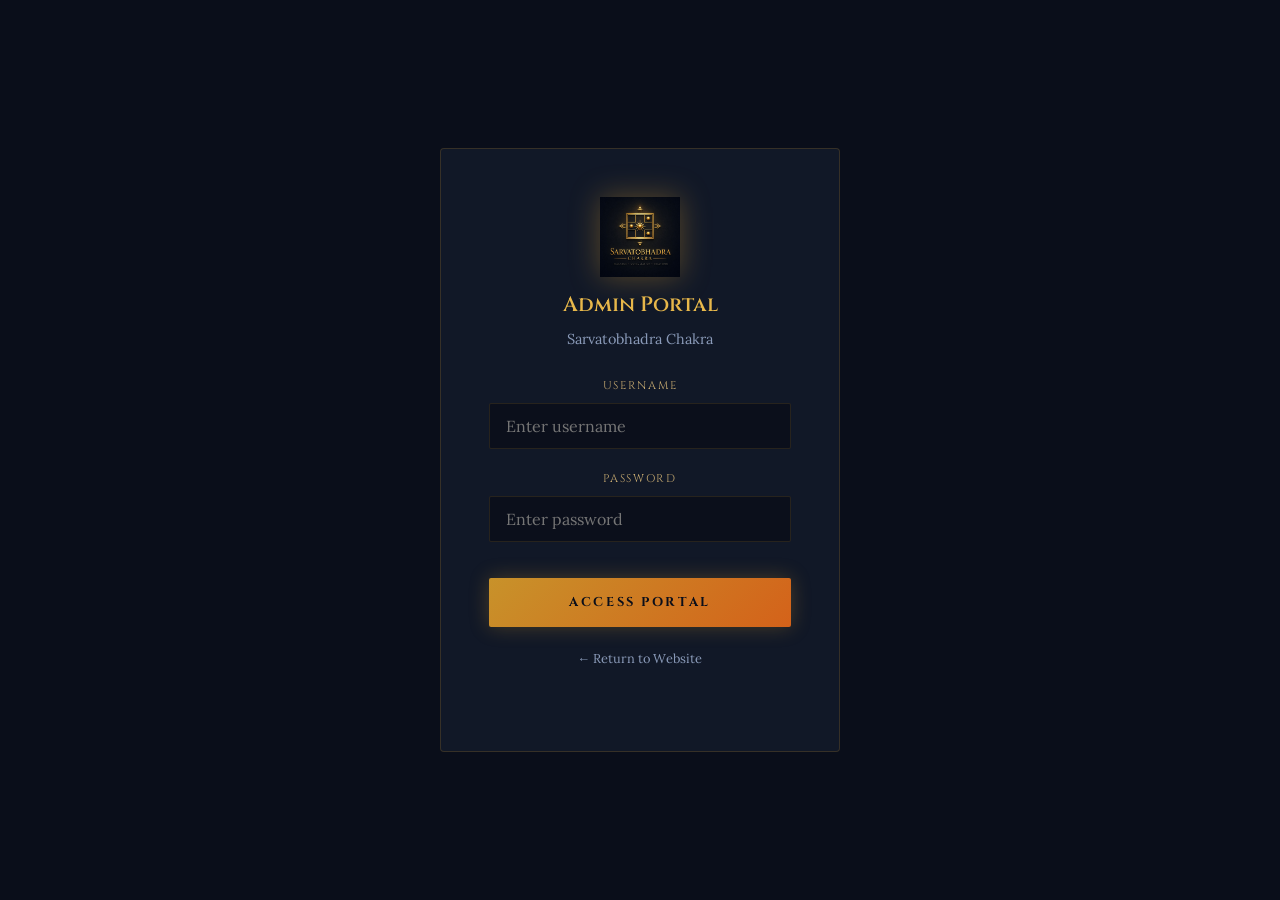
<file: admin.html>
<!DOCTYPE html>
<html lang="en">
<head>
  <meta charset="UTF-8">
  <meta name="viewport" content="width=device-width, initial-scale=1.0">
  <title>Admin | Sarvatobhadra Chakra</title>
  <meta name="robots" content="noindex, nofollow">
  <link rel="stylesheet" href="css/style.css">
  <link rel="icon" type="image/png" href="images/SBC_Logo.png">
</head>
<body>

<div id="login-screen" style="display:flex;align-items:center;justify-content:center;min-height:100vh">
  <div class="login-box">
    <img src="images/SBC_Logo.png" alt="SBC Logo" style="width:80px;margin:0 auto 16px;display:block">
    <h2>Admin Portal</h2>
    <p style="text-align:center;color:var(--text-muted);margin-bottom:24px">Sarvatobhadra Chakra</p>
    <div class="form-group">
      <label>Username</label>
      <input type="text" id="admin-user" placeholder="Enter username" autocomplete="off">
    </div>
    <div class="form-group">
      <label>Password</label>
      <input type="password" id="admin-pass" placeholder="Enter password">
    </div>
    <div id="login-error" class="login-error"></div>
    <button class="form-submit" onclick="doAdminLogin()" style="margin-top:16px;width:100%">Access Portal</button>
    <p style="margin-top:20px;font-size:0.8rem;color:var(--text-muted);text-align:center">
      <a href="index.html" style="color:var(--text-muted)">← Return to Website</a>
    </p>
  </div>
</div>

<div id="admin-portal" style="display:none">
  <div class="admin-header">
    <h1>🔯 SBC Admin Portal</h1>
    <div class="admin-header-right">
      <button class="admin-logout" onclick="window.location.href='index.html'">← Exit to Site</button>
    </div>
  </div>
  <div class="admin-layout">
    <aside class="admin-sidebar">
      <div class="admin-nav-item active" data-section="dashboard" onclick="switchSection('dashboard')"><span class="nav-icon">📊</span> Dashboard</div>
      <div class="admin-nav-item" data-section="articles" onclick="switchSection('articles')"><span class="nav-icon">📜</span> Articles</div>
      <div class="admin-nav-item" data-section="add-article" onclick="switchSection('add-article')"><span class="nav-icon">✍️</span> Add Article</div>
      <div class="admin-nav-item" data-section="edit-article" id="nav-edit-article" style="display:none" onclick="switchSection('edit-article')"><span class="nav-icon">✏️</span> Edit Article</div>
      <div class="admin-nav-item" data-section="videos" onclick="switchSection('videos')"><span class="nav-icon">🎬</span> Videos</div>
      <div class="admin-nav-item" data-section="add-video" onclick="switchSection('add-video')"><span class="nav-icon">➕</span> Add Video</div>
      <div class="admin-nav-item" data-section="bookings" onclick="switchSection('bookings')"><span class="nav-icon">📅</span> Bookings</div>
    </aside>
    <main class="admin-content">

      <div class="admin-panel active" id="panel-dashboard">
        <h2>Dashboard</h2>
        <div class="admin-stats">
          <div class="stat-card"><span class="stat-number" id="stat-articles">—</span><span class="stat-label">Published Articles</span></div>
          <div class="stat-card"><span class="stat-number" id="stat-videos">—</span><span class="stat-label">Published Videos</span></div>
          <div class="stat-card"><span class="stat-number" id="stat-bookings">0</span><span class="stat-label">Total Bookings</span></div>
          <div class="stat-card"><span class="stat-number" id="stat-pending">0</span><span class="stat-label">Pending</span></div>
        </div>
      </div>

      <div class="admin-panel" id="panel-articles">
        <h2>Manage Articles</h2>
        <div class="admin-card" style="overflow-x:auto">
          <table class="admin-table">
            <thead><tr><th>Title</th><th>Category</th><th>Published</th><th>Updated</th><th>Status</th><th>Actions</th></tr></thead>
            <tbody id="articles-tbody"><tr><td colspan="6" style="text-align:center;padding:24px;color:var(--text-muted)">Loading...</td></tr></tbody>
          </table>
        </div>
      </div>

      <div class="admin-panel" id="panel-add-article">
        <h2>Add New Article</h2>
        <div class="admin-card">
          <div class="admin-form-row" style="margin-bottom:20px">
            <div class="form-group" style="margin:0">
              <label>Title *</label>
              <input type="text" id="new-article-title" placeholder="Article title">
            </div>
            <div class="form-group" style="margin:0">
              <label>Category *</label>
              <select id="new-article-category">
                <option value="Learn SBC">🔯 Learn SBC</option>
                <option value="Life Applications">🌿 Life Applications</option>
                <option value="Case Studies">👑 Case Studies</option>
              </select>
            </div>
          </div>
          <div class="form-group">
            <label>Tags (comma separated)</label>
            <input type="text" id="new-article-tags" placeholder="e.g. Vedha, Moon, Nakshatra">
          </div>
          <div class="form-group">
            <label>Content *</label>
            <textarea id="new-article-content" style="min-height:320px" placeholder="## H2 heading&#10;### H3 heading&#10;**Bold** *Italic*&#10;[article:slug|Internal link]"></textarea>
          </div>
          <button class="btn-primary" onclick="adminAddArticle()"><span>💾 Save as Draft</span></button>
        </div>
      </div>

      <div class="admin-panel" id="panel-edit-article">
        <h2>Edit Article</h2>
        <div class="admin-card">
          <input type="hidden" id="edit-article-id">
          <div class="admin-form-row" style="margin-bottom:20px">
            <div class="form-group" style="margin:0">
              <label>Title *</label>
              <input type="text" id="edit-article-title">
            </div>
            <div class="form-group" style="margin:0">
              <label>Category *</label>
              <select id="edit-article-category">
                <option value="Learn SBC">🔯 Learn SBC</option>
                <option value="Life Applications">🌿 Life Applications</option>
                <option value="Case Studies">👑 Case Studies</option>
              </select>
            </div>
          </div>
          <div class="form-group">
            <label>Tags</label>
            <input type="text" id="edit-article-tags">
          </div>
          <div class="form-group">
            <label>Content *</label>
            <textarea id="edit-article-content" style="min-height:400px"></textarea>
          </div>
          <div style="display:flex;gap:12px;flex-wrap:wrap">
            <button class="btn-primary" onclick="adminSaveEdit('draft')"><span>💾 Save as Draft</span></button>
            <button class="btn-primary" onclick="adminSaveEdit('published')" style="background:linear-gradient(135deg,#4A9B6F,#2D7A52)"><span>🚀 Save & Publish</span></button>
            <button class="btn-secondary" onclick="switchSection('articles')" style="padding:12px 20px">Cancel</button>
          </div>
        </div>
      </div>

      <div class="admin-panel" id="panel-videos">
        <h2>Manage Videos</h2>
        <div class="admin-card" style="overflow-x:auto">
          <table class="admin-table">
            <thead><tr><th>Title</th><th>YouTube ID</th><th>Type</th><th>Duration</th><th>Status</th><th>Actions</th></tr></thead>
            <tbody id="videos-tbody"><tr><td colspan="6" style="text-align:center;padding:24px;color:var(--text-muted)">Loading...</td></tr></tbody>
          </table>
        </div>
      </div>

      <div class="admin-panel" id="panel-add-video">
        <h2>Add YouTube Video</h2>
        <div class="admin-card">
          <div class="admin-form-row" style="margin-bottom:20px">
            <div class="form-group" style="margin:0">
              <label>Title *</label>
              <input type="text" id="new-video-title" placeholder="Video title">
            </div>
            <div class="form-group" style="margin:0">
              <label>YouTube URL or ID *</label>
              <input type="text" id="new-video-id" placeholder="Paste full URL or video ID">
            </div>
          </div>
          <div class="admin-form-row" style="margin-bottom:20px">
            <div class="form-group" style="margin:0">
              <label>Duration</label>
              <input type="text" id="new-video-duration" placeholder="e.g. 32:15 or 0:45">
            </div>
            <div class="form-group" style="margin:0">
              <label>Type</label>
              <select id="new-video-type">
                <option value="regular">📹 Regular Video</option>
                <option value="short">📱 YouTube Short</option>
              </select>
            </div>
          </div>
          <button class="btn-primary" onclick="adminAddVideo()"><span>🎬 Save Video</span></button>
        </div>
      </div>

      <div class="admin-panel" id="panel-bookings">
        <h2>Consultation Bookings</h2>
        <div class="admin-card" style="overflow-x:auto">
          <table class="admin-table">
            <thead><tr><th>Name</th><th>Service</th><th>Date</th><th>Location</th><th>Status</th><th>Action</th></tr></thead>
            <tbody id="bookings-tbody"><tr><td colspan="6" style="text-align:center;padding:24px;color:var(--text-muted)">No bookings yet.</td></tr></tbody>
          </table>
        </div>
      </div>

    </main>
  </div>
</div>

<div id="admin-toast" style="position:fixed;bottom:24px;right:24px;background:var(--navy-card);border:1px solid rgba(200,146,42,0.3);padding:14px 20px;border-radius:4px;font-family:var(--font-heading);font-size:0.82rem;color:var(--gold-light);display:none;z-index:9999;max-width:320px"></div>

<script src="js/data.js"></script>
<script>
const API = 'https://api.sarvatobhadrachakra.org';

function doAdminLogin() {
  const user = document.getElementById('admin-user').value;
  const pass = document.getElementById('admin-pass').value;
  const err  = document.getElementById('login-error');
  if (user === 'admin' && pass === 'sbc2025') {
    document.getElementById('login-screen').style.display = 'none';
    document.getElementById('admin-portal').style.display = 'block';
    loadDashboard(); loadArticles(); loadVideos();
  } else {
    err.style.display = 'block';
    err.textContent = 'Invalid credentials.';
  }
}

document.addEventListener('keydown', e => {
  if (e.key === 'Enter') doAdminLogin();
});

function switchSection(section) {
  document.querySelectorAll('.admin-nav-item').forEach(i => i.classList.toggle('active', i.dataset.section === section));
  document.querySelectorAll('.admin-panel').forEach(p => p.classList.toggle('active', p.id === 'panel-' + section));
}

function toast(msg) {
  const t = document.getElementById('admin-toast');
  t.textContent = msg;
  t.style.display = 'block';
  setTimeout(() => t.style.display = 'none', 3000);
}

async function loadDashboard() {
  try {
    const [ar, vi] = await Promise.all([
      fetch(API + '/api/admin/articles').then(r => r.json()),
      fetch(API + '/api/admin/videos').then(r => r.json())
    ]);
    document.getElementById('stat-articles').textContent = ar.data.filter(a => a.status === 'published').length;
    document.getElementById('stat-videos').textContent   = vi.data.filter(v => v.status === 'published').length;
  } catch(e) {}
}

async function loadArticles() {
  const tbody = document.getElementById('articles-tbody');
  try {
    const json = await fetch(API + '/api/admin/articles').then(r => r.json());
    if (!json.data.length) { tbody.innerHTML = '<tr><td colspan="6" style="text-align:center;padding:24px;color:var(--text-muted)">No articles yet.</td></tr>'; return; }
    const fmt = d => d ? new Date(d).toLocaleDateString('en-GB', {day:'numeric',month:'short',year:'numeric'}) : '—';
    tbody.innerHTML = json.data.map(a => `
      <tr>
        <td>${a.title}</td><td>${a.category}</td>
        <td>${fmt(a.created_at)}</td>
        <td>${a.updated_at !== a.created_at ? fmt(a.updated_at) : '—'}</td>
        <td><span class="badge badge-${a.status}">${a.status}</span></td>
        <td>
          <button class="btn-sm btn-edit" onclick="editArticle(${a.id})">Edit</button>
          <button class="btn-sm btn-edit" onclick="toggleArticle(${a.id})">${a.status==='published'?'Unpublish':'Publish'}</button>
          <button class="btn-sm btn-delete" onclick="deleteArticle(${a.id})">Delete</button>
        </td>
      </tr>`).join('');
  } catch(e) { tbody.innerHTML = '<tr><td colspan="6" style="color:#f87171;text-align:center;padding:24px">Could not load articles.</td></tr>'; }
}

async function adminAddArticle() {
  const title    = document.getElementById('new-article-title').value.trim();
  const category = document.getElementById('new-article-category').value;
  const content  = document.getElementById('new-article-content').value.trim();
  const tags     = document.getElementById('new-article-tags').value.trim();
  if (!title || !content) { alert('Title and content required.'); return; }
  try {
    const json = await fetch(API + '/api/admin/articles', {
      method:'POST', headers:{'Content-Type':'application/json'},
      body: JSON.stringify({title, category, content, tags, status:'draft'})
    }).then(r => r.json());
    if (!json.success) throw new Error(json.error);
    document.getElementById('new-article-title').value = '';
    document.getElementById('new-article-content').value = '';
    document.getElementById('new-article-tags').value = '';
    await loadArticles(); loadDashboard();
    switchSection('articles');
    toast('✅ Article saved as draft!');
  } catch(e) { toast('❌ Error: ' + e.message); }
}

async function editArticle(id) {
  try {
    const json = await fetch(API + '/api/articles/' + id).then(r => r.json());
    const a = json.data;
    document.getElementById('edit-article-id').value       = a.id;
    document.getElementById('edit-article-title').value    = a.title;
    document.getElementById('edit-article-category').value = a.category;
    document.getElementById('edit-article-tags').value     = a.tags || '';
    document.getElementById('edit-article-content').value  = a.content;
    document.getElementById('nav-edit-article').style.display = 'flex';
    switchSection('edit-article');
  } catch(e) { toast('❌ Could not load article.'); }
}

async function adminSaveEdit(status) {
  const id       = document.getElementById('edit-article-id').value;
  const title    = document.getElementById('edit-article-title').value.trim();
  const category = document.getElementById('edit-article-category').value;
  const tags     = document.getElementById('edit-article-tags').value.trim();
  const content  = document.getElementById('edit-article-content').value.trim();
  if (!title || !content) { alert('Title and content required.'); return; }
  try {
    const json = await fetch(API + '/api/admin/articles/' + id, {
      method:'PUT', headers:{'Content-Type':'application/json'},
      body: JSON.stringify({title, category, content, tags, status})
    }).then(r => r.json());
    if (!json.success) throw new Error(json.error);
    document.getElementById('nav-edit-article').style.display = 'none';
    await loadArticles(); loadDashboard();
    switchSection('articles');
    toast('✅ Article ' + (status==='published' ? 'published!' : 'saved as draft!'));
  } catch(e) { toast('❌ Error: ' + e.message); }
}

async function toggleArticle(id) {
  try {
    await fetch(API + '/api/admin/articles/' + id + '/toggle', {method:'PATCH'});
    await loadArticles(); loadDashboard();
    toast('✅ Status updated!');
  } catch(e) { toast('❌ Error.'); }
}

async function deleteArticle(id) {
  if (!confirm('Delete this article?')) return;
  try {
    await fetch(API + '/api/admin/articles/' + id, {method:'DELETE'});
    await loadArticles(); loadDashboard();
    toast('🗑️ Article deleted.');
  } catch(e) { toast('❌ Error.'); }
}

async function loadVideos() {
  const tbody = document.getElementById('videos-tbody');
  try {
    const json = await fetch(API + '/api/admin/videos').then(r => r.json());
    if (!json.data.length) { tbody.innerHTML = '<tr><td colspan="6" style="text-align:center;padding:24px;color:var(--text-muted)">No videos yet.</td></tr>'; return; }
    tbody.innerHTML = json.data.map(v => `
      <tr>
        <td>${v.title}</td>
        <td><a href="https://youtube.com/watch?v=${v.youtube_id}" target="_blank" style="color:var(--gold-primary)">${v.youtube_id}</a></td>
        <td>${v.video_type||'regular'}</td>
        <td>${v.duration||'—'}</td>
        <td><span class="badge badge-${v.status}">${v.status}</span></td>
        <td>
          <button class="btn-sm btn-edit" onclick="toggleVideo(${v.id})">${v.status==='published'?'Unpublish':'Publish'}</button>
          <button class="btn-sm btn-delete" onclick="deleteVideo(${v.id})">Delete</button>
        </td>
      </tr>`).join('');
  } catch(e) { tbody.innerHTML = '<tr><td colspan="6" style="color:#f87171;text-align:center;padding:24px">Could not load videos.</td></tr>'; }
}

async function adminAddVideo() {
  const title    = document.getElementById('new-video-title').value.trim();
  const rawId    = document.getElementById('new-video-id').value.trim();
  const duration = document.getElementById('new-video-duration').value.trim();
  const type     = document.getElementById('new-video-type').value;
  if (!title || !rawId) { alert('Title and YouTube ID required.'); return; }
  let ytId = rawId;
  const w = rawId.match(/[?&]v=([^&]+)/);
  const s = rawId.match(/shorts\/([^?&\s]+)/);
  const b = rawId.match(/youtu\.be\/([^?&\s]+)/);
  if (w) ytId = w[1]; else if (s) ytId = s[1]; else if (b) ytId = b[1];
  try {
    const json = await fetch(API + '/api/admin/videos', {
      method:'POST', headers:{'Content-Type':'application/json'},
      body: JSON.stringify({title, youtube_id:ytId.trim(), duration, category:'Learn SBC', description: type==='short'?'#shorts':'', video_type:type, status:'draft'})
    }).then(r => r.json());
    if (!json.success) throw new Error(json.error);
    document.getElementById('new-video-title').value = '';
    document.getElementById('new-video-id').value = '';
    document.getElementById('new-video-duration').value = '';
    await loadVideos(); loadDashboard();
    switchSection('videos');
    toast('✅ Video saved as draft!');
  } catch(e) { toast('❌ Error: ' + e.message); }
}

async function toggleVideo(id) {
  try {
    await fetch(API + '/api/admin/videos/' + id + '/toggle', {method:'PATCH'});
    await loadVideos(); loadDashboard();
    toast('✅ Status updated!');
  } catch(e) { toast('❌ Error.'); }
}

async function deleteVideo(id) {
  if (!confirm('Delete this video?')) return;
  try {
    await fetch(API + '/api/admin/videos/' + id, {method:'DELETE'});
    await loadVideos(); loadDashboard();
    toast('🗑️ Video deleted.');
  } catch(e) { toast('❌ Error.'); }
}
</script>
</body>
</html>
</file>
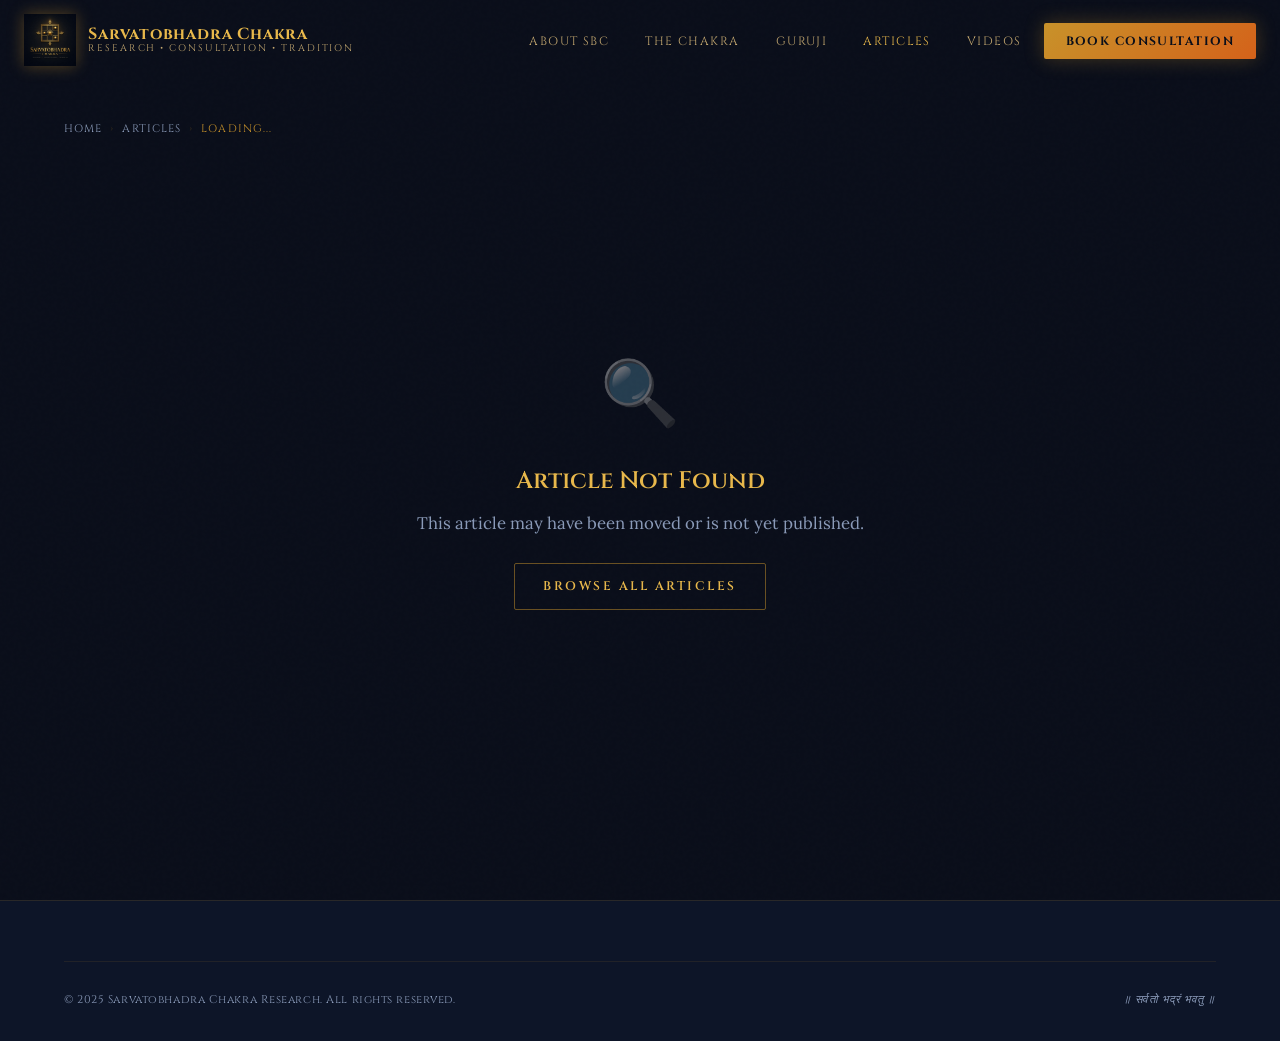
<file: article.html>
<!DOCTYPE html>
<html lang="en">
<head>
  <meta charset="UTF-8">
  <meta name="viewport" content="width=device-width, initial-scale=1.0">
  <title id="page-title">Article | Sarvatobhadra Chakra</title>
  <meta name="description" id="page-desc" content="Read this article on the Sarvatobhadra Chakra by Guruji.">
  <meta property="og:title" id="og-title" content="Article | Sarvatobhadra Chakra">
  <meta property="og:description" id="og-desc" content="">
  <meta property="og:image" content="images/SBC_Logo.png">
  <meta property="og:type" content="article">
  <meta name="twitter:card" content="summary_large_image">
  <link rel="stylesheet" href="css/style.css">
  <link rel="icon" type="image/png" href="images/SBC_Logo.png">
  <style>
    .article-page { background: var(--navy-deep); min-height: 100vh; padding-bottom: 100px; }

    /* Breadcrumb */
    .breadcrumb {
      padding: 120px 0 0;
      display: flex;
      align-items: center;
      gap: 8px;
      font-family: var(--font-heading);
      font-size: 0.68rem;
      letter-spacing: 0.1em;
      text-transform: uppercase;
      color: var(--text-muted);
    }
    .breadcrumb a { color: var(--text-muted); transition: color 0.2s; }
    .breadcrumb a:hover { color: var(--gold-light); }
    .breadcrumb .sep { color: rgba(200,146,42,0.3); }
    .breadcrumb .current { color: var(--gold-primary); }

    /* Article Layout */
    .article-layout {
      display: grid;
      grid-template-columns: 1fr 280px;
      gap: 60px;
      padding: 40px 0 0;
      align-items: start;
    }

    /* Article Content */
    .article-content-wrap { max-width: 760px; }
    .article-header { margin-bottom: 40px; }
    .article-header .cat-badge {
      font-family: var(--font-heading);
      font-size: 0.68rem;
      letter-spacing: 0.2em;
      text-transform: uppercase;
      color: var(--orange-accent);
      margin-bottom: 16px;
      display: block;
    }
    .article-header h1 {
      font-size: clamp(1.6rem, 3.5vw, 2.4rem);
      color: var(--gold-light);
      line-height: 1.25;
      margin-bottom: 20px;
    }
    .article-header .meta-row {
      display: flex;
      align-items: center;
      gap: 16px;
      flex-wrap: wrap;
      padding-bottom: 24px;
      border-bottom: 1px solid rgba(200,146,42,0.12);
    }
    .article-header .meta-row span {
      font-family: var(--font-heading);
      font-size: 0.68rem;
      letter-spacing: 0.08em;
      color: var(--text-muted);
    }
    .article-header .meta-row .dot { color: rgba(200,146,42,0.3); }
    .article-icon-large {
      font-size: 4rem;
      display: block;
      margin-bottom: 24px;
      text-align: center;
      padding: 32px;
      background: linear-gradient(135deg, rgba(200,146,42,0.06), rgba(10,14,26,0.8));
      border: 1px solid rgba(200,146,42,0.1);
      border-radius: 4px;
      margin-bottom: 32px;
    }

    .author-box {
      margin-top: 48px;
      padding: 28px;
      background: rgba(200,146,42,0.04);
      border: 1px solid rgba(200,146,42,0.15);
      border-left: 4px solid var(--gold-primary);
      border-radius: 4px;
      display: flex;
      gap: 20px;
      align-items: flex-start;
    }
    .author-avatar {
      width: 56px; height: 56px;
      border-radius: 50%;
      background: linear-gradient(135deg, rgba(200,146,42,0.2), rgba(10,14,26,0.8));
      border: 2px solid rgba(200,146,42,0.3);
      display: flex;
      align-items: center;
      justify-content: center;
      font-size: 1.4rem;
      flex-shrink: 0;
    }
    .author-info h4 {
      font-family: var(--font-heading);
      font-size: 0.9rem;
      color: var(--gold-light);
      margin-bottom: 4px;
      letter-spacing: 0.05em;
    }
    .author-info .author-title {
      font-family: var(--font-heading);
      font-size: 0.68rem;
      letter-spacing: 0.15em;
      text-transform: uppercase;
      color: var(--orange-accent);
      margin-bottom: 10px;
      display: block;
    }
    .author-info p {
      font-family: 'Lora', Georgia, serif;
      font-size: 0.92rem;
      color: var(--text-muted);
      line-height: 1.7;
      margin: 0;
    }
    .author-info .tribute {
      font-family: var(--font-elegant);
      font-style: italic;
      font-size: 0.88rem;
      color: rgba(200,146,42,0.6);
      margin-top: 8px;
      display: block;
    }
    .article-body-text p {
      font-family: var(--font-elegant);
      font-size: 1.15rem;
      color: var(--text-primary);
      margin-bottom: 24px;
      opacity: 0.9;
    }
    .article-body-text p:first-child {
      font-size: 1.25rem;
      font-style: italic;
      color: var(--text-secondary);
      border-left: 3px solid var(--gold-primary);
      padding-left: 20px;
      margin-bottom: 32px;
    }

    /* Share Section */
    .share-section {
      margin-top: 48px;
      padding-top: 32px;
      border-top: 1px solid rgba(200,146,42,0.12);
    }
    .share-label {
      font-family: var(--font-heading);
      font-size: 0.68rem;
      letter-spacing: 0.2em;
      text-transform: uppercase;
      color: var(--text-muted);
      margin-bottom: 16px;
      display: block;
    }
    .share-buttons { display: flex; gap: 12px; flex-wrap: wrap; }
    .share-btn {
      font-family: var(--font-heading);
      font-size: 0.68rem;
      letter-spacing: 0.12em;
      text-transform: uppercase;
      padding: 10px 20px;
      border-radius: 2px;
      cursor: pointer;
      border: 1px solid;
      transition: all 0.2s ease;
      display: flex;
      align-items: center;
      gap: 8px;
      background: transparent;
    }
    .share-btn.whatsapp { color: #25D366; border-color: rgba(37,211,102,0.3); }
    .share-btn.whatsapp:hover { background: rgba(37,211,102,0.08); }
    .share-btn.copy { color: var(--gold-light); border-color: rgba(200,146,42,0.3); }
    .share-btn.copy:hover { background: rgba(200,146,42,0.08); }

    /* Tags */
    .article-tags-section { margin-top: 32px; }
    .article-tags-section .label {
      font-family: var(--font-heading);
      font-size: 0.65rem;
      letter-spacing: 0.15em;
      text-transform: uppercase;
      color: var(--text-muted);
      margin-bottom: 10px;
      display: block;
    }
    .tags-row { display: flex; flex-wrap: wrap; gap: 8px; }
    .tag-pill {
      font-family: var(--font-heading);
      font-size: 0.65rem;
      letter-spacing: 0.1em;
      text-transform: uppercase;
      color: var(--gold-primary);
      border: 1px solid rgba(200,146,42,0.25);
      padding: 5px 12px;
      border-radius: 1px;
      background: rgba(200,146,42,0.05);
    }

    /* Sidebar */
    .article-sidebar { position: sticky; top: 100px; }
    .sidebar-card {
      background: var(--navy-card);
      border: 1px solid rgba(200,146,42,0.12);
      border-radius: 4px;
      padding: 24px;
      margin-bottom: 24px;
    }
    .sidebar-card h3 {
      font-family: var(--font-heading);
      font-size: 0.72rem;
      letter-spacing: 0.15em;
      text-transform: uppercase;
      color: var(--gold-primary);
      margin-bottom: 16px;
      padding-bottom: 10px;
      border-bottom: 1px solid rgba(200,146,42,0.1);
    }
    .related-article {
      display: block;
      padding: 12px 0;
      border-bottom: 1px solid rgba(200,146,42,0.06);
      text-decoration: none;
      transition: all 0.2s;
    }
    .related-article:last-child { border-bottom: none; padding-bottom: 0; }
    .related-article:hover { padding-left: 4px; }
    .related-article .rel-cat {
      font-family: var(--font-heading);
      font-size: 0.6rem;
      letter-spacing: 0.15em;
      text-transform: uppercase;
      color: var(--orange-accent);
      margin-bottom: 4px;
    }
    .related-article .rel-title {
      font-size: 0.9rem;
      color: var(--text-secondary);
      line-height: 1.4;
      transition: color 0.2s;
    }
    .related-article:hover .rel-title { color: var(--gold-light); }
    .consult-cta {
      background: linear-gradient(135deg, rgba(200,146,42,0.1), rgba(10,14,26,0.8));
      border: 1px solid rgba(200,146,42,0.2);
      border-radius: 4px;
      padding: 24px;
      text-align: center;
    }
    .consult-cta .cta-icon { font-size: 2rem; margin-bottom: 12px; display: block; }
    .consult-cta h3 {
      font-family: var(--font-heading);
      font-size: 0.85rem;
      color: var(--gold-light);
      margin-bottom: 8px;
      letter-spacing: 0.05em;
    }
    .consult-cta p {
      font-family: var(--font-elegant);
      font-style: italic;
      font-size: 0.9rem;
      color: var(--text-muted);
      margin-bottom: 16px;
    }

    /* Not found */
    .not-found { text-align: center; padding: 160px 20px 100px; }
    .not-found .icon { font-size: 4rem; margin-bottom: 20px; opacity: 0.4; }
    .not-found h2 { color: var(--gold-light); margin-bottom: 12px; }
    .not-found p { color: var(--text-muted); margin-bottom: 24px; }

    @media (max-width: 1024px) {
      .article-layout { grid-template-columns: 1fr; }
      .article-sidebar { position: static; }
    }
  </style>
</head>
<body>

  <!-- Navbar -->
  <nav id="navbar" class="scrolled">
    <div class="nav-inner">
      <a href="index.html" class="nav-logo">
        <img src="images/SBC_Logo.png" alt="Sarvatobhadra Chakra Logo">
        <div class="nav-logo-text">
          <span class="name">Sarvatobhadra Chakra</span>
          <span class="sub">Research • Consultation • Tradition</span>
        </div>
      </a>
      <ul class="nav-links">
        <li><a href="index.html#about-sbc">About SBC</a></li>
        <li><a href="index.html#chakra-section">The Chakra</a></li>
        <li><a href="index.html#guruji">Guruji</a></li>
        <li><a href="articles.html" style="color:var(--gold-light)">Articles</a></li>
        <li><a href="videos.html">Videos</a></li>
        <li><a href="index.html#consultation" class="nav-cta">Book Consultation</a></li>
      </ul>
      <div class="hamburger" id="hamburger"><span></span><span></span><span></span></div>
    </div>
  </nav>
  <div class="mobile-nav" id="mobile-nav">
    <a href="index.html">Home</a>
    <a href="articles.html">Articles</a>
    <a href="videos.html">Videos</a>
    <a href="index.html#consultation">Book Consultation</a>
  </div>

  <div class="article-page" id="article-page">
    <div class="container">

      <!-- Breadcrumb -->
      <nav class="breadcrumb">
        <a href="index.html">Home</a>
        <span class="sep">›</span>
        <a href="articles.html">Articles</a>
        <span class="sep">›</span>
        <span class="current" id="breadcrumb-title">Loading...</span>
      </nav>

      <!-- Article Layout -->
      <div class="article-layout" id="article-layout">
        <!-- Content -->
        <div class="article-content-wrap" id="article-content">
          <div style="text-align:center;padding:80px 0;color:var(--text-muted);font-family:var(--font-elegant);font-style:italic">Loading article...</div>
        </div>
        <!-- Sidebar -->
        <aside class="article-sidebar" id="article-sidebar"></aside>
      </div>

    </div>
  </div>

  <!-- Footer -->
  <footer>
    <div class="container">
      <div class="footer-bottom">
        <p>© 2025 Sarvatobhadra Chakra Research. All rights reserved.</p>
        <p class="footer-mantra">॥ सर्वतो भद्रं भवतु ॥</p>
      </div>
    </div>
  </footer>

  <script src="js/data.js"></script>
  <script>
    // Navbar
    window.addEventListener('scroll', () => {
      document.getElementById('navbar').classList.toggle('scrolled', window.scrollY > 10);
    });
    document.getElementById('navbar').classList.add('scrolled');
    document.getElementById('hamburger').addEventListener('click', function() {
      this.classList.toggle('active');
      document.getElementById('mobile-nav').classList.toggle('open');
    });

    // Get article ID from URL
    const params = new URLSearchParams(window.location.search);
    const slugParam = params.get('slug');
    const idParam   = params.get('id');

    async function init() {
      try {
        let article = null;

        if (slugParam) {
          article = await getArticleBySlug(slugParam);
        } else if (idParam) {
          article = await getArticleById(parseInt(idParam));
        }

        if (!article || article.status !== 'published') { showNotFound(); return; }

        // SEO meta
        document.getElementById('page-title').textContent = `${article.title} | Sarvatobhadra Chakra`;
        document.getElementById('page-desc').setAttribute('content', article.excerpt || '');
        document.getElementById('og-title').setAttribute('content', article.title);
        document.getElementById('og-desc').setAttribute('content', article.excerpt || '');
        document.getElementById('breadcrumb-title').textContent =
          article.title.length > 40 ? article.title.slice(0, 40) + '...' : article.title;

        renderArticle(article);

        // Related — same category first
        const all = await getArticles();
        const sameCat = all.filter(a => a.id !== article.id && a.category === article.category);
        const others  = all.filter(a => a.id !== article.id && a.category !== article.category);
        renderSidebar([...sameCat, ...others].slice(0, 4));

      } catch(e) {
        console.error('Article init error:', e);
        showNotFound();
      }
    }

    // Markdown-like renderer: ##, ###, **, *
    function renderContent(raw) {
      // Normalise — handle both real newlines and escaped \n from JSON/DB
      const content = raw
        .replace(/\\n/g, '\n')   // escaped \n → real newline
        .replace(/\\t/g, ' ')    // escaped tabs
        .replace(/\r\n/g, '\n')  // Windows line endings
        .replace(/\r/g, '\n');   // old Mac line endings

      const lines = content.split('\n');
      let html = '';
      let inPara = false;

      for (let line of lines) {
        // Apply inline formatting BEFORE heading detection
        const formatted = line
          .replace(/\*\*\*(.+?)\*\*\*/g, '<strong><em>$1</em></strong>')
          .replace(/\*\*(.+?)\*\*/g, '<strong>$1</strong>')
          .replace(/\*(.+?)\*/g, '<em>$1</em>')
          // Internal article links: [article:slug|Link text]
          .replace(/\[article:([^\|]+)\|([^\]]+)\]/g, (_, slug, text) =>
            `<a href="article.html?slug=${slug.trim()}" style="color:var(--gold-primary);text-decoration:underline;text-underline-offset:3px">${text.trim()}</a>`)
          // External links: [link:https://...|Link text]
          .replace(/\[link:([^\|]+)\|([^\]]+)\]/g, (_, url, text) =>
            `<a href="${url.trim()}" target="_blank" rel="noopener" style="color:var(--gold-primary);text-decoration:underline;text-underline-offset:3px">${text.trim()}</a>`);

        const trimmed = line.trim();

        if (trimmed.startsWith('#### ')) {
          if (inPara) { html += '</p>'; inPara = false; }
          html += `<h4>${formatted.trim().slice(5)}</h4>`;
        } else if (trimmed.startsWith('### ')) {
          if (inPara) { html += '</p>'; inPara = false; }
          html += `<h3>${formatted.trim().slice(4)}</h3>`;
        } else if (trimmed.startsWith('## ')) {
          if (inPara) { html += '</p>'; inPara = false; }
          html += `<h2>${formatted.trim().slice(3)}</h2>`;
        } else if (trimmed.startsWith('# ')) {
          if (inPara) { html += '</p>'; inPara = false; }
          html += `<h2>${formatted.trim().slice(2)}</h2>`;
        } else if (trimmed === '') {
          if (inPara) { html += '</p>'; inPara = false; }
        } else {
          if (!inPara) { html += '<p>'; inPara = true; }
          else html += ' ';
          html += formatted;
        }
      }
      if (inPara) html += '</p>';
      return html;
    }

    // Category color bar — no icons
    function categoryBar(category) {
      const colors = {
        'Learn SBC':        '#C8922A',
        'Life Applications':'#4A9B6F',
        'Case Studies':     '#7B68CC'
      };
      const color = colors[category] || '#C8922A';
      return `<span style="display:inline-block;background:${color};width:4px;height:1.2em;border-radius:2px;margin-right:10px;vertical-align:middle"></span>`;
    }

    function renderArticle(article) {
      const content = document.getElementById('article-content');
      const formatDate = d => d ? new Date(d).toLocaleDateString('en-GB', {day:'numeric',month:'short',year:'numeric'}) : '';
      const formatDateTime = d => d ? new Date(d).toLocaleDateString('en-GB', {day:'numeric',month:'short',year:'numeric',hour:'2-digit',minute:'2-digit'}) : '';
      const tags = Array.isArray(article.tags) ? article.tags : (article.tags || '').split(',').map(t => t.trim()).filter(Boolean);

      content.innerHTML = `
        <div class="article-header">
          <span class="cat-badge">${categoryBar(article.category)}${article.category}</span>
          <h1>${article.title}</h1>
          <div class="meta-row">
            <span>Published: ${formatDateTime(article.created_at) || article.date || ''}</span>
            <span class="dot">•</span>
            <span>${article.readTime || article.read_time || '8 min read'}</span>
            <span class="dot">•</span>
            <span>SBC Research Team</span>
            <span class="dot">•</span>
            <span style="font-style:italic;color:var(--text-muted)">Sarvatobhadra Chakra Research</span>
            ${article.updated_at && article.updated_at !== article.created_at ?
              `<span class="dot">•</span><span style="color:var(--text-muted);font-style:italic">Updated: ${formatDate(article.updated_at)}</span>` : ''}
          </div>
        </div>
        <div class="article-body-text">
          ${renderContent(article.content)}
        </div>
        <div class="article-tags-section">
          <span class="label">Topics</span>
          <div class="tags-row">${tags.map(t => `<span class="tag-pill">${t}</span>`).join('')}</div>
        </div>
        <div class="share-section">
          <span class="share-label">Share this article</span>
          <div class="share-buttons">
            <button class="share-btn whatsapp" onclick="shareWhatsApp()">📱 Share on WhatsApp</button>
            <button class="share-btn copy" onclick="copyLink(this)">🔗 Copy Link</button>
          </div>
        </div>
        <div class="author-box">
          <div class="author-avatar">🔯</div>
          <div class="author-info">
            <h4>SBC Research Team</h4>
            <span class="author-title">Sarvatobhadra Chakra Research & Consultation</span>
            <p>The SBC Research Team is dedicated to preserving and sharing the ancient tradition of Sarvatobhadra Chakra under the guidance of Jyotisha Acharya Naveen Bhagat.</p>
            <span class="tribute">॥ This knowledge flows from the grace of our Guru — may it reach those who seek it ॥</span>
          </div>
        </div>
      `;
    }

    function renderSidebar(related) {
      const sidebar = document.getElementById('article-sidebar');
      sidebar.innerHTML = `
        <div class="consult-cta">
          <span class="cta-icon">🔯</span>
          <h3>Book a Consultation</h3>
          <p>Receive personalised Sarvatobhadra Chakra consultation — birth chart analysis, muhurta, prashna and more.</p>
          <a href="index.html#consultation" class="btn-primary" style="display:inline-block;padding:12px 24px"><span>Book Now</span></a>
        </div>
        <div class="sidebar-card">
          <h3>Related Articles</h3>
          ${related.map(a => `
            <a href="article.html?slug=${a.slug || a.id}" class="related-article">
              <div class="rel-cat">${a.category}</div>
              <div class="rel-title">${a.title}</div>
            </a>
          `).join('')}
          <a href="articles.html" style="display:block;margin-top:16px;font-family:var(--font-heading);font-size:0.68rem;letter-spacing:0.12em;text-transform:uppercase;color:var(--gold-primary)">View All Articles →</a>
        </div>
      `;
    }

    function showNotFound() {
      document.getElementById('article-layout').innerHTML = `
        <div class="not-found" style="grid-column:1/-1">
          <div class="icon">🔍</div>
          <h2>Article Not Found</h2>
          <p>This article may have been moved or is not yet published.</p>
          <a href="articles.html" class="btn-secondary" style="display:inline-block;padding:12px 28px">Browse All Articles</a>
        </div>
      `;
    }

    function shareWhatsApp() {
      const url = window.location.href;
      const text = encodeURIComponent(`${document.title}\n\nRead here: ${url}`);
      window.open(`https://wa.me/?text=${text}`, '_blank');
    }

    function copyLink(btn) {
      const url = window.location.href;
      // Try modern clipboard API first
      if (navigator.clipboard && window.isSecureContext) {
        navigator.clipboard.writeText(url).then(() => {
          const orig = btn.innerHTML;
          btn.innerHTML = '✅ Copied!';
          setTimeout(() => btn.innerHTML = orig, 2000);
        }).catch(() => fallbackCopy(btn, url));
      } else {
        fallbackCopy(btn, url);
      }
    }

    function fallbackCopy(btn, url) {
      // Fallback for HTTP (non-HTTPS) — uses textarea trick
      const ta = document.createElement('textarea');
      ta.value = url;
      ta.style.cssText = 'position:fixed;top:-9999px;left:-9999px';
      document.body.appendChild(ta);
      ta.focus();
      ta.select();
      try {
        document.execCommand('copy');
        const orig = btn.innerHTML;
        btn.innerHTML = '✅ Copied!';
        setTimeout(() => btn.innerHTML = orig, 2000);
      } catch(e) {
        // Last resort — show the URL in a prompt so user can copy manually
        prompt('Copy this link:', url);
      }
      document.body.removeChild(ta);
    }

    init();
  </script>
</body>
</html>
</file>
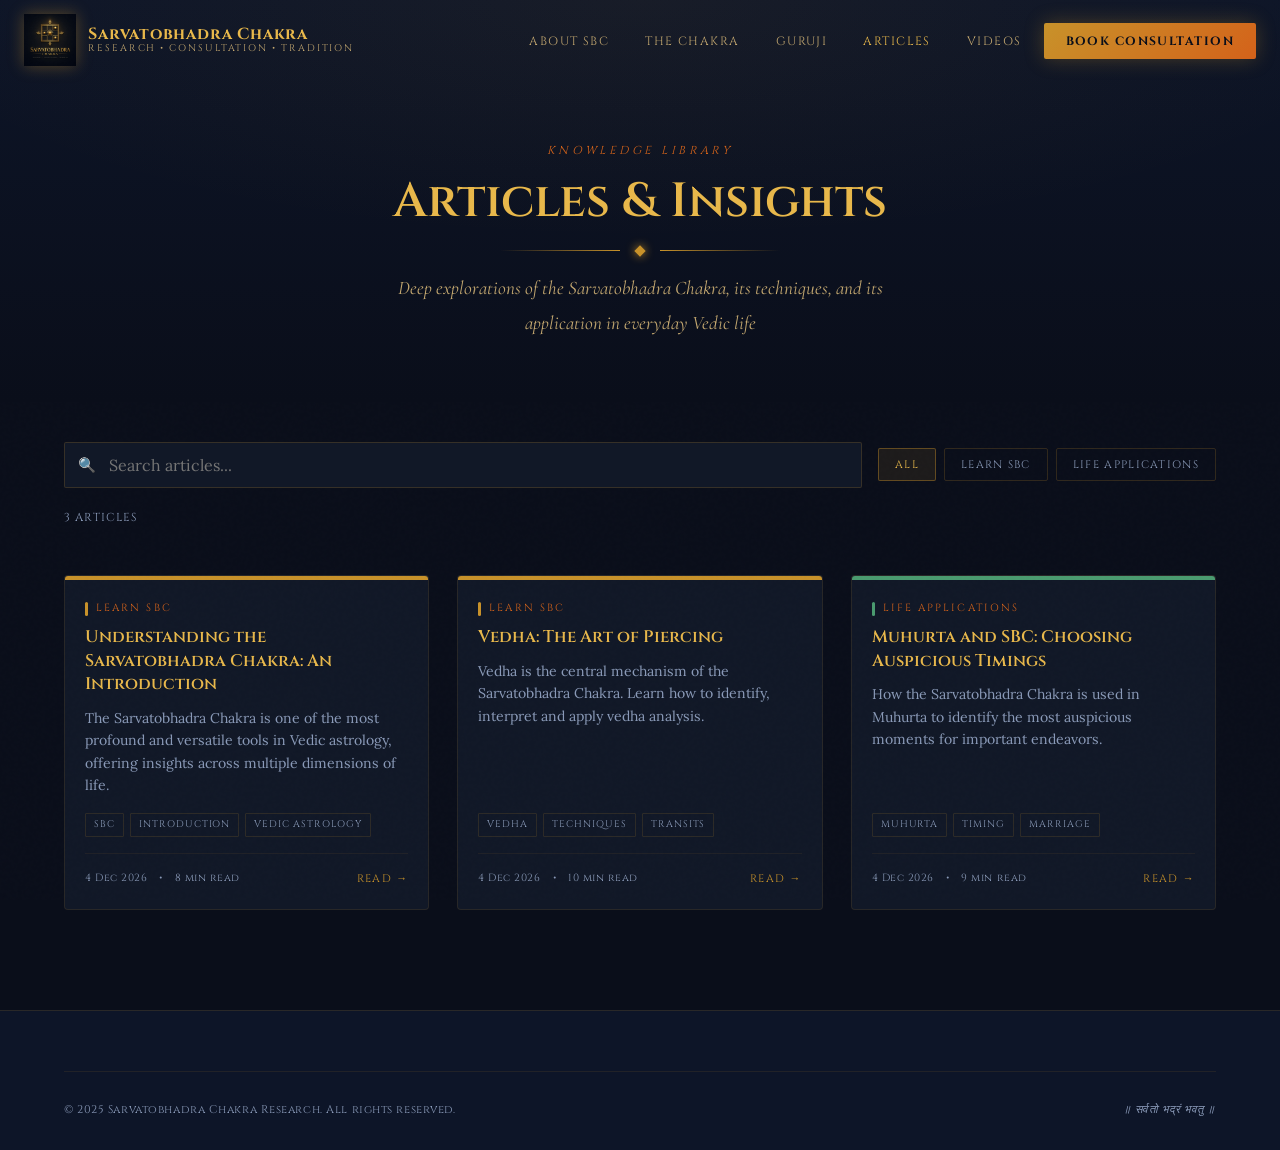
<file: articles.html>
<!DOCTYPE html>
<html lang="en">
<head>
  <meta charset="UTF-8">
  <meta name="viewport" content="width=device-width, initial-scale=1.0">
  <title>Articles & Insights | Sarvatobhadra Chakra</title>
  <meta name="description" content="In-depth articles on the Sarvatobhadra Chakra — nakshatras, vedha analysis, muhurta, prashna, health prediction and more. Written by Guruji.">
  <meta name="keywords" content="Sarvatobhadra Chakra articles, SBC astrology, nakshatra, vedha, muhurta, Vedic astrology blog">
  <meta property="og:title" content="Articles & Insights | Sarvatobhadra Chakra">
  <meta property="og:description" content="Deep explorations of SBC techniques, nakshatras, vedha and Vedic wisdom.">
  <meta property="og:image" content="images/SBC_Logo.png">
  <link rel="stylesheet" href="css/style.css">
  <link rel="icon" type="image/png" href="images/SBC_Logo.png">
  <style>
    .page-hero {
      padding: 140px 0 60px;
      text-align: center;
      background: linear-gradient(180deg, var(--navy-mid) 0%, var(--navy-deep) 100%);
      position: relative;
    }
    .page-hero::before {
      content: '';
      position: absolute;
      inset: 0;
      background: radial-gradient(ellipse 60% 60% at 50% 0%, rgba(200,146,42,0.06), transparent);
      pointer-events: none;
    }
    .page-hero .eyebrow {
      font-family: var(--font-heading);
      font-size: 0.72rem;
      letter-spacing: 0.3em;
      color: var(--orange-accent);
      text-transform: uppercase;
      margin-bottom: 12px;
    }
    .page-hero h1 {
      font-size: clamp(2rem, 4vw, 3rem);
      color: var(--gold-light);
      margin-bottom: 16px;
    }
    .page-hero p {
      font-family: var(--font-elegant);
      font-style: italic;
      font-size: 1.2rem;
      color: var(--text-secondary);
      max-width: 560px;
      margin: 0 auto;
    }

    /* Search & Filter */
    .articles-controls {
      padding: 40px 0 20px;
      display: flex;
      gap: 16px;
      align-items: center;
      flex-wrap: wrap;
    }
    .search-box {
      flex: 1;
      min-width: 240px;
      position: relative;
    }
    .search-box input {
      width: 100%;
      background: var(--navy-card);
      border: 1px solid rgba(200,146,42,0.2);
      border-radius: 2px;
      padding: 12px 16px 12px 44px;
      color: var(--text-primary);
      font-family: var(--font-body);
      font-size: 1rem;
      outline: none;
      transition: all 0.3s ease;
    }
    .search-box input:focus {
      border-color: rgba(200,146,42,0.4);
      box-shadow: 0 0 0 3px rgba(200,146,42,0.08);
    }
    .search-box::before {
      content: '🔍';
      position: absolute;
      left: 14px;
      top: 50%;
      transform: translateY(-50%);
      font-size: 0.9rem;
      pointer-events: none;
    }
    .filter-tabs {
      display: flex;
      gap: 8px;
      flex-wrap: wrap;
    }
    .filter-tab {
      font-family: var(--font-heading);
      font-size: 0.68rem;
      letter-spacing: 0.12em;
      text-transform: uppercase;
      padding: 8px 16px;
      border: 1px solid rgba(200,146,42,0.2);
      border-radius: 2px;
      background: transparent;
      color: var(--text-muted);
      cursor: pointer;
      transition: all 0.2s ease;
    }
    .filter-tab:hover, .filter-tab.active {
      background: rgba(200,146,42,0.1);
      border-color: rgba(200,146,42,0.4);
      color: var(--gold-light);
    }

    /* Articles Grid */
    .articles-main { padding: 20px 0 100px; }
    .articles-count {
      font-family: var(--font-heading);
      font-size: 0.72rem;
      letter-spacing: 0.1em;
      color: var(--text-muted);
      text-transform: uppercase;
      margin-bottom: 28px;
    }
    .articles-grid-full {
      display: grid;
      grid-template-columns: repeat(3, 1fr);
      gap: 28px;
    }
    .article-card-full {
      background: var(--navy-card);
      border: 1px solid rgba(200,146,42,0.12);
      border-radius: 4px;
      overflow: hidden;
      transition: all 0.3s ease;
      cursor: pointer;
      display: flex;
      flex-direction: column;
      text-decoration: none;
    }
    .article-card-full:hover {
      border-color: rgba(200,146,42,0.35);
      transform: translateY(-4px);
      box-shadow: 0 20px 60px rgba(0,0,0,0.4);
    }
    .article-thumb-full {
      height: 160px;
      display: flex;
      align-items: center;
      justify-content: center;
      font-size: 3.5rem;
      position: relative;
      overflow: hidden;
    }
    .article-thumb-full::after {
      content: '';
      position: absolute;
      inset: 0;
      background: linear-gradient(to bottom, transparent 40%, var(--navy-card));
    }
    .article-body { padding: 20px; flex: 1; display: flex; flex-direction: column; }
    .article-cat {
      font-family: var(--font-heading);
      font-size: 0.65rem;
      letter-spacing: 0.2em;
      color: var(--orange-accent);
      text-transform: uppercase;
      margin-bottom: 8px;
    }
    .article-card-full h2 {
      font-size: 1.05rem;
      color: var(--gold-light);
      margin-bottom: 10px;
      line-height: 1.4;
    }
    .article-card-full p {
      font-size: 0.88rem;
      color: var(--text-muted);
      line-height: 1.6;
      margin: 0 0 16px;
      flex: 1;
    }
    .article-footer {
      display: flex;
      align-items: center;
      justify-content: space-between;
      padding-top: 16px;
      border-top: 1px solid rgba(200,146,42,0.08);
      margin-top: auto;
    }
    .article-meta-info {
      display: flex;
      gap: 12px;
      align-items: center;
    }
    .article-meta-info span {
      font-family: var(--font-heading);
      font-size: 0.65rem;
      color: var(--text-muted);
      letter-spacing: 0.05em;
    }
    .article-read-btn {
      font-family: var(--font-heading);
      font-size: 0.68rem;
      letter-spacing: 0.12em;
      text-transform: uppercase;
      color: var(--gold-primary);
      display: flex;
      align-items: center;
      gap: 4px;
      transition: all 0.2s ease;
    }
    .article-card-full:hover .article-read-btn { color: var(--gold-light); gap: 8px; }

    /* Tags */
    .article-tags {
      display: flex;
      flex-wrap: wrap;
      gap: 6px;
      margin-bottom: 16px;
    }
    .article-tag {
      font-family: var(--font-heading);
      font-size: 0.6rem;
      letter-spacing: 0.1em;
      text-transform: uppercase;
      color: var(--text-muted);
      border: 1px solid rgba(200,146,42,0.15);
      padding: 3px 8px;
      border-radius: 1px;
    }

    /* No results */
    .no-results {
      grid-column: 1 / -1;
      text-align: center;
      padding: 80px 20px;
    }
    .no-results .icon { font-size: 3rem; margin-bottom: 16px; opacity: 0.4; }
    .no-results p {
      font-family: var(--font-elegant);
      font-style: italic;
      font-size: 1.2rem;
      color: var(--text-muted);
    }

    @media (max-width: 1024px) { .articles-grid-full { grid-template-columns: repeat(2, 1fr); } }
    @media (max-width: 640px) {
      .articles-grid-full { grid-template-columns: 1fr; }
      .articles-controls { flex-direction: column; }
      .search-box { min-width: 100%; }
    }
  </style>
</head>
<body>

  <!-- Navbar -->
  <nav id="navbar" class="scrolled">
    <div class="nav-inner">
      <a href="index.html" class="nav-logo">
        <img src="images/SBC_Logo.png" alt="Sarvatobhadra Chakra Logo">
        <div class="nav-logo-text">
          <span class="name">Sarvatobhadra Chakra</span>
          <span class="sub">Research • Consultation • Tradition</span>
        </div>
      </a>
      <ul class="nav-links">
        <li><a href="index.html#about-sbc">About SBC</a></li>
        <li><a href="index.html#chakra-section">The Chakra</a></li>
        <li><a href="index.html#guruji">Guruji</a></li>
        <li><a href="articles.html" style="color:var(--gold-light)">Articles</a></li>
        <li><a href="videos.html">Videos</a></li>
        <li><a href="index.html#consultation" class="nav-cta">Book Consultation</a></li>
      </ul>
      <div class="hamburger" id="hamburger"><span></span><span></span><span></span></div>
    </div>
  </nav>
  <div class="mobile-nav" id="mobile-nav">
    <a href="index.html">Home</a>
    <a href="articles.html">Articles</a>
    <a href="videos.html">Videos</a>
    <a href="index.html#consultation">Book Consultation</a>
  </div>

  <!-- Page Hero -->
  <div class="page-hero">
    <p class="eyebrow">Knowledge Library</p>
    <h1>Articles & Insights</h1>
    <div class="divider" style="justify-content:center;margin:16px 0"><div class="divider-gem"></div></div>
    <p>Deep explorations of the Sarvatobhadra Chakra, its techniques, and its application in everyday Vedic life</p>
  </div>

  <!-- Articles Section -->
  <section style="background:var(--navy-deep);min-height:60vh">
    <div class="container">

      <!-- Controls -->
      <div class="articles-controls">
        <div class="search-box">
          <input type="text" id="search-input" placeholder="Search articles..." oninput="filterArticles()">
        </div>
        <div class="filter-tabs" id="filter-tabs">
          <button class="filter-tab active" data-cat="All" onclick="setCategory(this, 'All')">All</button>
        </div>
      </div>

      <!-- Count -->
      <div class="articles-count" id="articles-count"></div>

      <!-- Grid -->
      <div class="articles-main">
        <div class="articles-grid-full" id="articles-grid"></div>
      </div>

    </div>
  </section>

  <!-- Footer -->
  <footer>
    <div class="container">
      <div class="footer-bottom">
        <p>© 2025 Sarvatobhadra Chakra Research. All rights reserved.</p>
        <p class="footer-mantra">॥ सर्वतो भद्रं भवतु ॥</p>
      </div>
    </div>
  </footer>

  <script src="js/data.js"></script>
  <script>
    // Navbar scroll
    window.addEventListener('scroll', () => {
      document.getElementById('navbar').classList.toggle('scrolled', window.scrollY > 10);
    });
    document.getElementById('navbar').classList.add('scrolled');

    // Hamburger
    document.getElementById('hamburger').addEventListener('click', function() {
      this.classList.toggle('active');
      document.getElementById('mobile-nav').classList.toggle('open');
    });

    let currentCategory = 'All';
    let allArticles = [];

    async function init() {
      document.getElementById('articles-grid').innerHTML = `
        <div style="grid-column:1/-1;text-align:center;padding:60px 20px;color:var(--text-muted);font-family:var(--font-elegant);font-style:italic;font-size:1.1rem">
          Loading articles...
        </div>`;
      try {
        allArticles = await getArticles();
      } catch(e) {
        allArticles = FALLBACK_ARTICLES;
      }
      const cats = ['All', ...new Set(allArticles.map(a => a.category))];
      const tabs = document.getElementById('filter-tabs');
      tabs.innerHTML = cats.map(c =>
        `<button class="filter-tab ${c === 'All' ? 'active' : ''}" data-cat="${c}" onclick="setCategory(this,'${c}')">${c}</button>`
      ).join('');
      renderArticles(allArticles);
    }

    function setCategory(el, cat) {
      currentCategory = cat;
      document.querySelectorAll('.filter-tab').forEach(t => t.classList.remove('active'));
      el.classList.add('active');
      filterArticles();
    }

    function filterArticles() {
      const q = document.getElementById('search-input').value.toLowerCase();
      const filtered = allArticles.filter(a => {
        const matchCat = currentCategory === 'All' || a.category === currentCategory;
        const matchQ = !q || a.title.toLowerCase().includes(q) || a.excerpt.toLowerCase().includes(q) || (a.tags || []).some(t => t.toLowerCase().includes(q));
        return matchCat && matchQ;
      });
      renderArticles(filtered);
    }

    function renderArticles(articles) {
      const grid = document.getElementById('articles-grid');
      const count = document.getElementById('articles-count');
      count.textContent = `${articles.length} article${articles.length !== 1 ? 's' : ''}`;
      if (articles.length === 0) {
        grid.innerHTML = `<div class="no-results"><div class="icon">🔍</div><p>No articles found. Try a different search or category.</p></div>`;
        return;
      }
      const formatDate = d => d ? new Date(d).toLocaleDateString('en-GB', {day:'numeric',month:'short',year:'numeric'}) : '';
      grid.innerHTML = articles.map(a => {
        const barColor = a.category === 'Learn SBC' ? '#C8922A' : a.category === 'Life Applications' ? '#4A9B6F' : '#7B68CC';
        const barClass = a.category === 'Learn SBC' ? 'learn-sbc' : a.category === 'Life Applications' ? 'life-applications' : 'case-studies';
        const articleUrl = `article.html?slug=${a.slug || a.id}`;
        const formatDate = d => d ? new Date(d).toLocaleDateString('en-GB', {day:'numeric',month:'short',year:'numeric'}) : '';
        return `
        <a href="${articleUrl}" class="article-card-full">
          <div class="article-cat-bar" style="height:4px;background:${barColor}"></div>
          <div class="article-body">
            <div class="article-cat">
              <span class="cat-bar ${barClass}"></span>
              ${a.category}
            </div>
            <h2>${a.title}</h2>
            <p>${a.excerpt}</p>
            <div class="article-tags">${(Array.isArray(a.tags) ? a.tags : (a.tags||'').split(',')).slice(0,3).map(t => `<span class="article-tag">${t.trim()}</span>`).join('')}</div>
            <div class="article-footer">
              <div class="article-meta-info">
                <span>${formatDate(a.created_at) || a.date || ''}</span>
                <span>•</span>
                <span>${a.readTime || a.read_time || '8 min read'}</span>
              </div>
              <span class="article-read-btn">Read →</span>
            </div>
          </div>
        </a>`;
      }).join('');
    }

    init();
  </script>
</body>
</html>
</file>
<file: css/style.css>
/* ============================================================
   SARVATOBHADRA CHAKRA — Main Stylesheet
   Theme: Indian Luxury • Vedic Gold • Deep Cosmic Blue
   ============================================================ */

@import url('https://fonts.googleapis.com/css2?family=Cinzel+Decorative:wght@400;700;900&family=Cinzel:wght@400;500;600;700&family=EB+Garamond:ital,wght@0,400;0,500;0,600;1,400;1,500&family=Cormorant+Garamond:ital,wght@0,300;0,400;0,500;0,600;1,300;1,400&family=Lora:ital,wght@0,400;0,500;0,600;1,400&family=Inter:wght@300;400;500&display=swap');

/* ── CSS Variables ── */
:root {
  --gold-primary: #C8922A;
  --gold-light: #E8B84B;
  --gold-bright: #F5D078;
  --gold-pale: #FAE9B0;
  --orange-accent: #D4621A;
  --orange-warm: #E8773A;
  --navy-deep: #0A0E1A;
  --navy-mid: #0D1528;
  --navy-light: #152040;
  --navy-card: #111827;
  --navy-border: #1E2D4A;
  --text-primary: #EDE8E0;
  --text-secondary: #C4A870;
  --text-muted: #8A9AB8;
  --white: #FFFFFF;
  --transition: all 0.35s cubic-bezier(0.4, 0, 0.2, 1);
  --shadow-gold: 0 0 30px rgba(200, 146, 42, 0.25);
  --shadow-card: 0 8px 40px rgba(0,0,0,0.5);
  --font-display: 'Cinzel Decorative', serif;
  --font-heading: 'Cinzel', serif;
  --font-body: 'Lora', Georgia, serif;
  --font-elegant: 'Cormorant Garamond', serif;
}

/* ── Reset & Base ── */
*, *::before, *::after { box-sizing: border-box; margin: 0; padding: 0; }

html { scroll-behavior: smooth; font-size: 16px; }

body {
  font-family: 'Lora', Georgia, serif;
  background: var(--navy-deep);
  color: #EDE8E0;
  line-height: 1.8;
  overflow-x: hidden;
}

p { font-size: 1.05rem; color: #D8D2C8; margin-bottom: 1rem; line-height: 1.85; font-family: 'Lora', Georgia, serif; }

/* ── Reset & Base ── */
*, *::before, *::after { box-sizing: border-box; margin: 0; padding: 0; }

html { scroll-behavior: smooth; font-size: 16px; }

body {
  font-family: var(--font-body);
  background: var(--navy-deep);
  color: var(--text-primary);
  line-height: 1.7;
  overflow-x: hidden;
}

/* ── Noise Texture Overlay ── */
body::before {
  content: '';
  position: fixed;
  inset: 0;
  background-image: url("data:image/svg+xml,%3Csvg viewBox='0 0 256 256' xmlns='http://www.w3.org/2000/svg'%3E%3Cfilter id='noise'%3E%3CfeTurbulence type='fractalNoise' baseFrequency='0.9' numOctaves='4' stitchTiles='stitch'/%3E%3C/filter%3E%3Crect width='100%25' height='100%25' filter='url(%23noise)' opacity='0.03'/%3E%3C/svg%3E");
  pointer-events: none;
  z-index: 0;
  opacity: 0.4;
}

/* ── Decorative Patterns ── */
.mandala-bg {
  position: absolute;
  border-radius: 50%;
  border: 1px solid rgba(200, 146, 42, 0.08);
  pointer-events: none;
}

/* ── Typography ── */
h1, h2, h3, h4, h5 { font-family: var(--font-heading); font-weight: 600; line-height: 1.2; }
.display-font { font-family: var(--font-display); }

a { color: var(--gold-light); text-decoration: none; transition: var(--transition); }
a:hover { color: var(--gold-bright); }

p { font-size: 1.05rem; color: #D8D2C8; margin-bottom: 1rem; line-height: 1.85; font-family: 'Lora', Georgia, serif; }

/* ── Utility Classes ── */
.container { max-width: 1200px; margin: 0 auto; padding: 0 24px; }
.section-pad { padding: 100px 0; }
.text-gold { color: var(--gold-light); }
.text-center { text-align: center; }
.hidden { display: none !important; }
.flex { display: flex; }
.grid { display: grid; }

/* ── Section Headers ── */
.section-header {
  text-align: center;
  margin-bottom: 60px;
}
.section-header .eyebrow {
  font-family: var(--font-heading);
  font-size: 0.75rem;
  letter-spacing: 0.3em;
  color: var(--orange-accent);
  text-transform: uppercase;
  margin-bottom: 12px;
}
.section-header h2 {
  font-size: clamp(2rem, 4vw, 3rem);
  color: var(--gold-light);
  margin-bottom: 16px;
}
.section-header p {
  font-family: var(--font-elegant);
  font-size: 1.2rem;
  color: var(--text-secondary);
  max-width: 600px;
  margin: 0 auto;
  font-style: italic;
}
.divider {
  display: flex;
  align-items: center;
  justify-content: center;
  gap: 16px;
  margin: 20px 0;
}
.divider::before, .divider::after {
  content: '';
  flex: 1;
  max-width: 120px;
  height: 1px;
  background: linear-gradient(90deg, transparent, var(--gold-primary));
}
.divider::after { background: linear-gradient(90deg, var(--gold-primary), transparent); }
.divider-gem {
  width: 8px; height: 8px;
  background: var(--gold-primary);
  transform: rotate(45deg);
  box-shadow: 0 0 10px var(--gold-primary);
}

/* ════════════════════════════════════════
   NAVIGATION
   ════════════════════════════════════════ */
#navbar {
  position: fixed;
  top: 0; left: 0; right: 0;
  z-index: 1000;
  padding: 0 24px;
  transition: var(--transition);
  background: transparent;
}
#navbar.scrolled {
  background: rgba(10, 14, 26, 0.95);
  backdrop-filter: blur(20px);
  border-bottom: 1px solid rgba(200, 146, 42, 0.2);
  box-shadow: 0 4px 30px rgba(0,0,0,0.4);
}
.nav-inner {
  max-width: 1300px;
  margin: 0 auto;
  display: flex;
  align-items: center;
  justify-content: space-between;
  height: 80px;
}
.nav-logo {
  display: flex;
  align-items: center;
  gap: 12px;
  cursor: pointer;
}
.nav-logo img {
  height: 52px;
  width: auto;
  filter: drop-shadow(0 0 8px rgba(200, 146, 42, 0.4));
}
.nav-logo-text {
  display: flex;
  flex-direction: column;
  line-height: 1.1;
}
.nav-logo-text .name {
  font-family: var(--font-heading);
  font-size: 1rem;
  font-weight: 700;
  color: var(--gold-light);
  letter-spacing: 0.05em;
}
.nav-logo-text .sub {
  font-family: var(--font-heading);
  font-size: 0.6rem;
  letter-spacing: 0.2em;
  color: var(--text-secondary);
  text-transform: uppercase;
}
.nav-links {
  display: flex;
  align-items: center;
  gap: 8px;
  list-style: none;
}
.nav-links a {
  font-family: var(--font-heading);
  font-size: 0.75rem;
  letter-spacing: 0.12em;
  text-transform: uppercase;
  color: var(--text-secondary);
  padding: 8px 14px;
  border-radius: 2px;
  transition: var(--transition);
  position: relative;
}
.nav-links a::after {
  content: '';
  position: absolute;
  bottom: 4px; left: 14px; right: 14px;
  height: 1px;
  background: var(--gold-primary);
  transform: scaleX(0);
  transition: var(--transition);
}
.nav-links a:hover { color: var(--gold-light); }
.nav-links a:hover::after { transform: scaleX(1); }
.nav-cta {
  background: linear-gradient(135deg, var(--gold-primary), var(--orange-accent));
  color: var(--navy-deep) !important;
  font-weight: 700 !important;
  padding: 10px 22px !important;
  border-radius: 2px;
  box-shadow: 0 0 20px rgba(200, 146, 42, 0.3);
}
.nav-cta:hover { box-shadow: 0 0 30px rgba(200, 146, 42, 0.5) !important; transform: translateY(-1px); }
.nav-cta::after { display: none !important; }

/* Hamburger */
.hamburger {
  display: none;
  flex-direction: column;
  gap: 5px;
  cursor: pointer;
  padding: 8px;
}
.hamburger span {
  display: block;
  width: 26px; height: 2px;
  background: var(--gold-light);
  transition: var(--transition);
}
.hamburger.active span:nth-child(1) { transform: translateY(7px) rotate(45deg); }
.hamburger.active span:nth-child(2) { opacity: 0; }
.hamburger.active span:nth-child(3) { transform: translateY(-7px) rotate(-45deg); }

/* Mobile Nav */
.mobile-nav {
  display: none;
  position: fixed;
  top: 80px; left: 0; right: 0;
  background: rgba(10, 14, 26, 0.98);
  backdrop-filter: blur(20px);
  border-bottom: 1px solid rgba(200, 146, 42, 0.2);
  padding: 24px;
  z-index: 999;
  flex-direction: column;
  gap: 4px;
}
.mobile-nav.open { display: flex; }
.mobile-nav a {
  font-family: var(--font-heading);
  font-size: 0.85rem;
  letter-spacing: 0.15em;
  text-transform: uppercase;
  color: var(--text-secondary);
  padding: 14px 0;
  border-bottom: 1px solid rgba(200, 146, 42, 0.1);
  transition: var(--transition);
}
.mobile-nav a:hover { color: var(--gold-light); padding-left: 8px; }

/* ════════════════════════════════════════
   HERO SECTION
   ════════════════════════════════════════ */
#hero {
  min-height: 100vh;
  position: relative;
  display: flex;
  align-items: center;
  justify-content: center;
  overflow: hidden;
}
.hero-bg {
  position: absolute;
  inset: 0;
  background:
    radial-gradient(ellipse 80% 60% at 50% 30%, rgba(200, 146, 42, 0.08) 0%, transparent 60%),
    radial-gradient(ellipse 60% 80% at 80% 80%, rgba(212, 98, 26, 0.06) 0%, transparent 50%),
    linear-gradient(180deg, var(--navy-deep) 0%, #080C18 100%);
}
.hero-mandala {
  position: absolute;
  top: 50%; left: 50%;
  transform: translate(-50%, -50%);
  width: 700px; height: 700px;
  opacity: 0.04;
  animation: slowSpin 120s linear infinite;
}
@keyframes slowSpin { to { transform: translate(-50%, -50%) rotate(360deg); } }

.hero-content {
  position: relative;
  z-index: 2;
  text-align: center;
  padding: 120px 24px 80px;
  max-width: 900px;
}
.hero-eyebrow {
  font-family: var(--font-heading);
  font-size: 0.7rem;
  letter-spacing: 0.4em;
  color: var(--orange-accent);
  text-transform: uppercase;
  margin-bottom: 24px;
  animation: fadeUp 1s ease 0.2s both;
}
.hero-logo-img {
  width: 160px;
  height: auto;
  margin: 0 auto 32px;
  display: block;
  filter: drop-shadow(0 0 20px rgba(200, 146, 42, 0.5));
  animation: fadeUp 1s ease 0.3s both, glow 4s ease-in-out infinite;
}
@keyframes glow {
  0%, 100% { filter: drop-shadow(0 0 20px rgba(200, 146, 42, 0.5)); }
  50% { filter: drop-shadow(0 0 40px rgba(200, 146, 42, 0.8)); }
}
.hero-title {
  font-family: var(--font-display);
  font-size: clamp(2.2rem, 6vw, 4.5rem);
  color: var(--gold-light);
  line-height: 1.1;
  margin-bottom: 8px;
  animation: fadeUp 1s ease 0.4s both;
  text-shadow: 0 0 60px rgba(200, 146, 42, 0.3);
}
.hero-subtitle {
  font-family: var(--font-heading);
  font-size: clamp(0.9rem, 2vw, 1.3rem);
  letter-spacing: 0.3em;
  color: var(--text-secondary);
  text-transform: uppercase;
  margin-bottom: 32px;
  animation: fadeUp 1s ease 0.5s both;
}
.hero-desc {
  font-family: var(--font-elegant);
  font-size: clamp(1.1rem, 2.5vw, 1.4rem);
  color: var(--text-primary);
  max-width: 680px;
  margin: 0 auto 48px;
  font-style: italic;
  opacity: 0.85;
  line-height: 1.8;
  animation: fadeUp 1s ease 0.6s both;
}
.hero-buttons {
  display: flex;
  gap: 16px;
  justify-content: center;
  flex-wrap: wrap;
  animation: fadeUp 1s ease 0.7s both;
}
.btn-primary {
  background: linear-gradient(135deg, var(--gold-primary) 0%, var(--orange-accent) 100%);
  color: var(--navy-deep);
  font-family: var(--font-heading);
  font-size: 0.78rem;
  font-weight: 700;
  letter-spacing: 0.2em;
  text-transform: uppercase;
  padding: 16px 36px;
  border: none;
  border-radius: 2px;
  cursor: pointer;
  transition: var(--transition);
  box-shadow: 0 0 30px rgba(200, 146, 42, 0.35);
  position: relative;
  overflow: hidden;
}
.btn-primary::before {
  content: '';
  position: absolute;
  inset: 0;
  background: linear-gradient(135deg, var(--gold-bright), var(--gold-light));
  opacity: 0;
  transition: var(--transition);
}
.btn-primary:hover { transform: translateY(-2px); box-shadow: 0 8px 40px rgba(200, 146, 42, 0.5); }
.btn-primary:hover::before { opacity: 1; }
.btn-primary span { position: relative; z-index: 1; }
.btn-secondary {
  background: transparent;
  color: var(--gold-light);
  font-family: var(--font-heading);
  font-size: 0.78rem;
  font-weight: 600;
  letter-spacing: 0.2em;
  text-transform: uppercase;
  padding: 15px 36px;
  border: 1px solid rgba(200, 146, 42, 0.5);
  border-radius: 2px;
  cursor: pointer;
  transition: var(--transition);
}
.btn-secondary:hover {
  background: rgba(200, 146, 42, 0.1);
  border-color: var(--gold-light);
  box-shadow: 0 0 20px rgba(200, 146, 42, 0.2);
  transform: translateY(-2px);
  color: var(--gold-bright);
}
.hero-scroll {
  position: absolute;
  bottom: 40px;
  left: 50%;
  transform: translateX(-50%);
  display: flex;
  flex-direction: column;
  align-items: center;
  gap: 8px;
  animation: fadeUp 1s ease 1s both;
}
.hero-scroll span {
  font-family: var(--font-heading);
  font-size: 0.6rem;
  letter-spacing: 0.3em;
  color: var(--text-muted);
  text-transform: uppercase;
}
.scroll-line {
  width: 1px;
  height: 50px;
  background: linear-gradient(to bottom, var(--gold-primary), transparent);
  animation: scrollPulse 2s ease infinite;
}
@keyframes scrollPulse {
  0% { transform: scaleY(0); transform-origin: top; }
  50% { transform: scaleY(1); transform-origin: top; }
  51% { transform: scaleY(1); transform-origin: bottom; }
  100% { transform: scaleY(0); transform-origin: bottom; }
}

/* ════════════════════════════════════════
   FEATURES STRIP
   ════════════════════════════════════════ */
.features-strip {
  background: linear-gradient(135deg, var(--navy-mid), var(--navy-light));
  border-top: 1px solid rgba(200, 146, 42, 0.2);
  border-bottom: 1px solid rgba(200, 146, 42, 0.2);
  padding: 40px 0;
}
.features-grid {
  display: grid;
  grid-template-columns: repeat(3, 1fr);
  gap: 1px;
}
.feature-item {
  display: flex;
  align-items: center;
  gap: 16px;
  padding: 20px 32px;
  border-right: 1px solid rgba(200, 146, 42, 0.1);
}
.feature-item:last-child { border-right: none; }
.feature-icon {
  font-size: 2rem;
  flex-shrink: 0;
}
.feature-item h4 {
  font-family: var(--font-heading);
  font-size: 0.85rem;
  color: var(--gold-light);
  letter-spacing: 0.05em;
  margin-bottom: 4px;
}
.feature-item p {
  font-size: 0.9rem;
  color: var(--text-muted);
  margin: 0;
}

/* ════════════════════════════════════════
   ABOUT SBC SECTION
   ════════════════════════════════════════ */
#about-sbc {
  background: var(--navy-deep);
  position: relative;
  overflow: hidden;
}
#about-sbc::before {
  content: '';
  position: absolute;
  top: -100px; right: -100px;
  width: 500px; height: 500px;
  background: radial-gradient(circle, rgba(200, 146, 42, 0.05), transparent 70%);
  pointer-events: none;
}
.about-grid {
  display: grid;
  grid-template-columns: 1fr 1fr;
  gap: 80px;
  align-items: center;
}
.about-visual {
  position: relative;
  display: flex;
  align-items: center;
  justify-content: center;
}
.chakra-diagram {
  width: 360px;
  height: 360px;
  position: relative;
}
.chakra-ring {
  position: absolute;
  border-radius: 50%;
  border: 1px solid rgba(200, 146, 42, 0.15);
}
.chakra-ring-1 { inset: 0; }
.chakra-ring-2 { inset: 30px; border-color: rgba(200, 146, 42, 0.25); }
.chakra-ring-3 { inset: 60px; border-color: rgba(200, 146, 42, 0.35); }
.chakra-center {
  position: absolute;
  top: 50%; left: 50%;
  transform: translate(-50%, -50%);
  width: 120px; height: 120px;
  border-radius: 50%;
  background: radial-gradient(circle, rgba(200, 146, 42, 0.15), transparent);
  border: 1px solid rgba(200, 146, 42, 0.4);
  display: flex;
  align-items: center;
  justify-content: center;
  font-size: 3rem;
}
.about-text h2 {
  font-size: clamp(1.8rem, 3.5vw, 2.5rem);
  color: var(--gold-light);
  margin-bottom: 8px;
}
.about-text .intro {
  font-family: var(--font-elegant);
  font-size: 1.25rem;
  color: var(--text-secondary);
  font-style: italic;
  margin-bottom: 24px;
  line-height: 1.7;
}
.about-text p {
  color: var(--text-primary);
  margin-bottom: 16px;
  font-size: 1.05rem;
  opacity: 0.9;
}
.about-pillars {
  display: grid;
  grid-template-columns: 1fr 1fr;
  gap: 16px;
  margin-top: 32px;
}
.pillar {
  background: rgba(200, 146, 42, 0.05);
  border: 1px solid rgba(200, 146, 42, 0.15);
  border-radius: 4px;
  padding: 20px;
  transition: var(--transition);
}
.pillar:hover {
  background: rgba(200, 146, 42, 0.1);
  border-color: rgba(200, 146, 42, 0.3);
  transform: translateY(-2px);
}
.pillar h4 {
  font-family: var(--font-heading);
  font-size: 0.8rem;
  color: var(--gold-light);
  letter-spacing: 0.1em;
  text-transform: uppercase;
  margin-bottom: 8px;
}
.pillar p { font-size: 0.9rem; color: var(--text-muted); margin: 0; }

/* ════════════════════════════════════════
   GURUJI SECTION
   ════════════════════════════════════════ */
#guruji {
  background: linear-gradient(180deg, var(--navy-mid) 0%, var(--navy-deep) 100%);
  position: relative;
}
.guruji-inner {
  display: grid;
  grid-template-columns: 1fr 1.5fr;
  gap: 80px;
  align-items: start;
}
.guruji-portrait {
  position: relative;
}
.portrait-frame {
  position: relative;
  border: 2px solid rgba(200, 146, 42, 0.3);
  padding: 12px;
  background: rgba(200, 146, 42, 0.03);
}
.portrait-frame::before, .portrait-frame::after {
  content: '';
  position: absolute;
  width: 30px; height: 30px;
  border-color: var(--gold-primary);
  border-style: solid;
}
.portrait-frame::before { top: -4px; left: -4px; border-width: 2px 0 0 2px; }
.portrait-frame::after { bottom: -4px; right: -4px; border-width: 0 2px 2px 0; }
.portrait-placeholder {
  width: 100%;
  aspect-ratio: 3/4;
  background: linear-gradient(135deg, rgba(200, 146, 42, 0.08), rgba(10, 14, 26, 0.9));
  display: flex;
  flex-direction: column;
  align-items: center;
  justify-content: center;
  gap: 16px;
  font-size: 5rem;
}
.portrait-placeholder span {
  font-family: var(--font-heading);
  font-size: 0.8rem;
  color: var(--text-muted);
  letter-spacing: 0.2em;
  text-transform: uppercase;
}
.guruji-credentials {
  display: flex;
  flex-direction: column;
  gap: 12px;
  margin-top: 24px;
}
.credential-badge {
  display: flex;
  align-items: center;
  gap: 12px;
  background: rgba(200, 146, 42, 0.06);
  border: 1px solid rgba(200, 146, 42, 0.12);
  padding: 12px 16px;
  border-radius: 2px;
}
.credential-badge .badge-icon { font-size: 1.3rem; }
.credential-badge span {
  font-family: var(--font-heading);
  font-size: 0.78rem;
  color: var(--text-secondary);
  letter-spacing: 0.05em;
}
.guruji-bio h2 {
  font-size: clamp(1.8rem, 3vw, 2.5rem);
  color: var(--gold-light);
  margin-bottom: 8px;
}
.guruji-bio .title-tag {
  font-family: var(--font-heading);
  font-size: 0.75rem;
  letter-spacing: 0.25em;
  color: var(--orange-accent);
  text-transform: uppercase;
  margin-bottom: 24px;
  display: block;
}
.guruji-bio p {
  color: var(--text-primary);
  opacity: 0.9;
  margin-bottom: 16px;
}
.guruji-bio .quote {
  font-family: var(--font-elegant);
  font-size: 1.3rem;
  font-style: italic;
  color: var(--gold-light);
  padding: 20px 24px;
  border-left: 3px solid var(--gold-primary);
  background: rgba(200, 146, 42, 0.06);
  margin: 24px 0;
  line-height: 1.7;
}
.expertise-tags {
  display: flex;
  flex-wrap: wrap;
  gap: 8px;
  margin-top: 24px;
}
.tag {
  font-family: var(--font-heading);
  font-size: 0.68rem;
  letter-spacing: 0.12em;
  text-transform: uppercase;
  color: var(--gold-primary);
  border: 1px solid rgba(200, 146, 42, 0.3);
  padding: 6px 14px;
  border-radius: 1px;
  background: rgba(200, 146, 42, 0.05);
}

/* ════════════════════════════════════════
   ARTICLES SECTION
   ════════════════════════════════════════ */
#articles {
  background: var(--navy-deep);
}
.articles-grid {
  display: grid;
  grid-template-columns: repeat(3, 1fr);
  gap: 28px;
}
.article-card {
  background: var(--navy-card);
  border: 1px solid rgba(200, 146, 42, 0.12);
  border-radius: 4px;
  overflow: hidden;
  transition: var(--transition);
  cursor: pointer;
}
.article-card:hover {
  border-color: rgba(200, 146, 42, 0.35);
  transform: translateY(-4px);
  box-shadow: 0 20px 60px rgba(0,0,0,0.4);
}
.article-thumb {
  height: 180px;
  background: linear-gradient(135deg, rgba(200, 146, 42, 0.1), rgba(10, 14, 26, 0.9));
  display: flex;
  align-items: center;
  justify-content: center;
  font-size: 3rem;
  position: relative;
  overflow: hidden;
}
.article-thumb::after {
  content: '';
  position: absolute;
  inset: 0;
  background: linear-gradient(to bottom, transparent 50%, var(--navy-card));
}
.article-category {
  font-family: var(--font-heading);
  font-size: 0.65rem;
  letter-spacing: 0.2em;
  color: var(--orange-accent);
  text-transform: uppercase;
  padding: 20px 20px 8px;
}
.article-card h3 {
  font-size: 1.1rem;
  color: var(--gold-light);
  padding: 0 20px 12px;
  line-height: 1.4;
}
.article-card p {
  font-size: 0.9rem;
  color: var(--text-muted);
  padding: 0 20px 16px;
  margin: 0;
  line-height: 1.6;
}
.article-meta {
  display: flex;
  align-items: center;
  justify-content: space-between;
  padding: 16px 20px;
  border-top: 1px solid rgba(200, 146, 42, 0.08);
}
.article-meta span {
  font-family: var(--font-heading);
  font-size: 0.7rem;
  color: var(--text-muted);
  letter-spacing: 0.05em;
}
.read-more {
  font-family: var(--font-heading);
  font-size: 0.7rem;
  letter-spacing: 0.15em;
  color: var(--gold-primary);
  text-transform: uppercase;
}
.articles-cta { text-align: center; margin-top: 48px; }

/* Article Modal */
.modal-overlay {
  position: fixed;
  inset: 0;
  background: rgba(0,0,0,0.85);
  backdrop-filter: blur(8px);
  z-index: 2000;
  display: flex;
  align-items: center;
  justify-content: center;
  padding: 24px;
  opacity: 0;
  pointer-events: none;
  transition: var(--transition);
}
.modal-overlay.open {
  opacity: 1;
  pointer-events: all;
}
.modal-box {
  background: var(--navy-mid);
  border: 1px solid rgba(200, 146, 42, 0.2);
  border-radius: 4px;
  max-width: 800px;
  width: 100%;
  max-height: 85vh;
  overflow-y: auto;
  padding: 48px;
  position: relative;
  transform: translateY(20px);
  transition: var(--transition);
}
.modal-overlay.open .modal-box { transform: translateY(0); }
.modal-close {
  position: absolute;
  top: 20px; right: 20px;
  background: rgba(200, 146, 42, 0.1);
  border: 1px solid rgba(200, 146, 42, 0.2);
  color: var(--gold-light);
  width: 36px; height: 36px;
  display: flex;
  align-items: center;
  justify-content: center;
  cursor: pointer;
  border-radius: 2px;
  font-size: 1.2rem;
  transition: var(--transition);
}
.modal-close:hover { background: rgba(200, 146, 42, 0.2); }
.modal-box h2 { font-size: 1.8rem; color: var(--gold-light); margin-bottom: 8px; }
.modal-box .modal-meta {
  font-family: var(--font-heading);
  font-size: 0.7rem;
  color: var(--text-muted);
  letter-spacing: 0.1em;
  margin-bottom: 24px;
}
.modal-box p { color: var(--text-primary); opacity: 0.9; margin-bottom: 16px; }

/* ════════════════════════════════════════
   VIDEOS SECTION
   ════════════════════════════════════════ */
#videos {
  background: linear-gradient(180deg, var(--navy-mid) 0%, var(--navy-deep) 100%);
}
.videos-grid {
  display: grid;
  grid-template-columns: repeat(3, 1fr);
  gap: 24px;
}
.video-card {
  background: var(--navy-card);
  border: 1px solid rgba(200, 146, 42, 0.12);
  border-radius: 4px;
  overflow: hidden;
  cursor: pointer;
  transition: var(--transition);
}
.video-card:hover {
  border-color: rgba(200, 146, 42, 0.35);
  transform: translateY(-4px);
  box-shadow: 0 20px 60px rgba(0,0,0,0.4);
}
.video-thumb {
  position: relative;
  aspect-ratio: 16/9;
  background: #000;
  overflow: hidden;
}
.video-thumb img {
  width: 100%; height: 100%;
  object-fit: cover;
  opacity: 0.8;
  transition: var(--transition);
}
.video-card:hover .video-thumb img { opacity: 1; transform: scale(1.05); }
.play-overlay {
  position: absolute;
  inset: 0;
  display: flex;
  align-items: center;
  justify-content: center;
  background: rgba(0,0,0,0.3);
  transition: var(--transition);
}
.video-card:hover .play-overlay { background: rgba(0,0,0,0.15); }
.play-btn-circle {
  width: 56px; height: 56px;
  border-radius: 50%;
  background: rgba(200, 146, 42, 0.9);
  display: flex;
  align-items: center;
  justify-content: center;
  font-size: 1.2rem;
  color: var(--navy-deep);
  transition: var(--transition);
  box-shadow: 0 0 20px rgba(200, 146, 42, 0.4);
}
.video-card:hover .play-btn-circle {
  background: var(--gold-bright);
  transform: scale(1.1);
  box-shadow: 0 0 30px rgba(200, 146, 42, 0.6);
}
.video-info { padding: 16px 20px; }
.video-info h4 {
  font-size: 0.95rem;
  color: var(--text-primary);
  margin-bottom: 6px;
  line-height: 1.4;
}
.video-info span {
  font-family: var(--font-heading);
  font-size: 0.7rem;
  color: var(--text-muted);
  letter-spacing: 0.05em;
}
.video-modal-embed {
  position: fixed;
  inset: 0;
  background: rgba(0,0,0,0.95);
  z-index: 3000;
  display: none;
  align-items: center;
  justify-content: center;
  padding: 20px;
}
.video-modal-embed.open { display: flex; }
.video-embed-inner {
  position: relative;
  width: 100%;
  max-width: 900px;
}
.video-embed-inner iframe {
  width: 100%;
  aspect-ratio: 16/9;
  border: none;
}
.video-embed-close {
  position: absolute;
  top: -44px; right: 0;
  background: rgba(200, 146, 42, 0.2);
  border: 1px solid rgba(200, 146, 42, 0.3);
  color: var(--gold-light);
  padding: 8px 16px;
  cursor: pointer;
  font-family: var(--font-heading);
  font-size: 0.75rem;
  letter-spacing: 0.1em;
  text-transform: uppercase;
}

/* ════════════════════════════════════════
   CONSULTATION / BOOKING
   ════════════════════════════════════════ */
#consultation {
  background: var(--navy-deep);
  position: relative;
  overflow: hidden;
}
#consultation::before {
  content: '';
  position: absolute;
  inset: 0;
  background:
    radial-gradient(ellipse 60% 60% at 50% 50%, rgba(200, 146, 42, 0.04), transparent);
  pointer-events: none;
}
.consultation-inner {
  display: grid;
  grid-template-columns: 1fr 1.2fr;
  gap: 80px;
  align-items: start;
}
.consult-info h2 {
  font-size: clamp(1.8rem, 3vw, 2.5rem);
  color: var(--gold-light);
  margin-bottom: 16px;
}
.consult-info .intro {
  font-family: var(--font-elegant);
  font-size: 1.15rem;
  font-style: italic;
  color: var(--text-secondary);
  margin-bottom: 32px;
}
.service-list {
  display: flex;
  flex-direction: column;
  gap: 16px;
}
.service-item {
  display: flex;
  align-items: flex-start;
  gap: 16px;
  padding: 20px;
  background: rgba(200, 146, 42, 0.04);
  border: 1px solid rgba(200, 146, 42, 0.1);
  border-radius: 2px;
  transition: var(--transition);
}
.service-item:hover {
  background: rgba(200, 146, 42, 0.08);
  border-color: rgba(200, 146, 42, 0.25);
}
.service-icon { font-size: 1.8rem; flex-shrink: 0; }
.service-item h4 {
  font-family: var(--font-heading);
  font-size: 0.9rem;
  color: var(--gold-light);
  margin-bottom: 4px;
  letter-spacing: 0.05em;
}
.service-item p { font-size: 0.88rem; color: var(--text-muted); margin: 0; }
.booking-form {
  background: var(--navy-card);
  border: 1px solid rgba(200, 146, 42, 0.15);
  border-radius: 4px;
  padding: 40px;
}
.booking-form h3 {
  font-family: var(--font-heading);
  font-size: 1.3rem;
  color: var(--gold-light);
  margin-bottom: 8px;
  letter-spacing: 0.05em;
}
.booking-form .form-subtitle {
  font-family: var(--font-elegant);
  font-style: italic;
  color: var(--text-muted);
  font-size: 0.95rem;
  margin-bottom: 28px;
}
.form-group {
  margin-bottom: 20px;
}
.form-group label {
  display: block;
  font-family: var(--font-heading);
  font-size: 0.7rem;
  letter-spacing: 0.15em;
  color: var(--text-secondary);
  text-transform: uppercase;
  margin-bottom: 8px;
}
.form-group input,
.form-group select,
.form-group textarea {
  width: 100%;
  background: rgba(10, 14, 26, 0.8);
  border: 1px solid rgba(200, 146, 42, 0.15);
  border-radius: 2px;
  padding: 12px 16px;
  color: var(--text-primary);
  font-family: var(--font-body);
  font-size: 1rem;
  transition: var(--transition);
  outline: none;
  appearance: none;
}
.form-group input:focus,
.form-group select:focus,
.form-group textarea:focus {
  border-color: rgba(200, 146, 42, 0.4);
  background: rgba(10, 14, 26, 0.95);
  box-shadow: 0 0 0 3px rgba(200, 146, 42, 0.08);
}
.form-group textarea { min-height: 100px; resize: vertical; }
.form-group select option { background: var(--navy-deep); }
.form-row { display: grid; grid-template-columns: 1fr 1fr; gap: 16px; }
.form-submit {
  width: 100%;
  background: linear-gradient(135deg, var(--gold-primary), var(--orange-accent));
  color: var(--navy-deep);
  font-family: var(--font-heading);
  font-size: 0.8rem;
  font-weight: 700;
  letter-spacing: 0.2em;
  text-transform: uppercase;
  padding: 16px;
  border: none;
  border-radius: 2px;
  cursor: pointer;
  transition: var(--transition);
  margin-top: 8px;
  box-shadow: 0 0 20px rgba(200, 146, 42, 0.3);
}
.form-submit:hover {
  box-shadow: 0 0 30px rgba(200, 146, 42, 0.5);
  transform: translateY(-1px);
}
.form-success {
  text-align: center;
  padding: 40px;
  display: none;
}
.form-success .success-icon { font-size: 3rem; margin-bottom: 16px; }
.form-success h4 { color: var(--gold-light); margin-bottom: 8px; }
.form-success p { color: var(--text-muted); font-size: 0.95rem; }

/* ════════════════════════════════════════
   FOOTER
   ════════════════════════════════════════ */
footer {
  background: var(--navy-mid);
  border-top: 1px solid rgba(200, 146, 42, 0.15);
  padding: 60px 0 30px;
}
.footer-inner {
  display: grid;
  grid-template-columns: 1.5fr 1fr 1fr 1fr;
  gap: 48px;
  margin-bottom: 48px;
}
.footer-brand .brand-logo {
  display: flex;
  align-items: center;
  gap: 12px;
  margin-bottom: 16px;
}
.footer-brand .brand-logo img { height: 48px; }
.footer-brand p {
  font-size: 0.9rem;
  color: var(--text-muted);
  margin: 0;
  line-height: 1.7;
}
.footer-col h4 {
  font-family: var(--font-heading);
  font-size: 0.72rem;
  letter-spacing: 0.2em;
  text-transform: uppercase;
  color: var(--gold-primary);
  margin-bottom: 16px;
}
.footer-col ul { list-style: none; display: flex; flex-direction: column; gap: 10px; }
.footer-col ul a {
  font-size: 0.9rem;
  color: var(--text-muted);
  transition: var(--transition);
}
.footer-col ul a:hover { color: var(--gold-light); padding-left: 4px; }
.footer-bottom {
  display: flex;
  align-items: center;
  justify-content: space-between;
  padding-top: 28px;
  border-top: 1px solid rgba(200, 146, 42, 0.1);
}
.footer-bottom p {
  font-family: var(--font-heading);
  font-size: 0.7rem;
  color: var(--text-muted);
  margin: 0;
  letter-spacing: 0.05em;
}
.footer-mantra {
  font-family: var(--font-elegant);
  font-style: italic;
  font-size: 0.9rem;
  color: var(--text-secondary);
}

/* ════════════════════════════════════════
   ADMIN PORTAL
   ════════════════════════════════════════ */
#admin-portal {
  display: none;
  min-height: 100vh;
  background: var(--navy-deep);
}
#admin-portal.active { display: block; }
.admin-header {
  background: var(--navy-mid);
  border-bottom: 1px solid rgba(200, 146, 42, 0.2);
  padding: 0 32px;
  height: 68px;
  display: flex;
  align-items: center;
  justify-content: space-between;
  position: sticky;
  top: 0;
  z-index: 100;
}
.admin-header h1 {
  font-family: var(--font-heading);
  font-size: 1rem;
  color: var(--gold-light);
  letter-spacing: 0.1em;
}
.admin-header-right { display: flex; gap: 12px; align-items: center; }
.admin-logout {
  font-family: var(--font-heading);
  font-size: 0.7rem;
  letter-spacing: 0.15em;
  text-transform: uppercase;
  color: var(--text-muted);
  background: transparent;
  border: 1px solid rgba(200, 146, 42, 0.2);
  padding: 8px 16px;
  cursor: pointer;
  transition: var(--transition);
  border-radius: 2px;
}
.admin-logout:hover { border-color: rgba(200, 146, 42, 0.4); color: var(--gold-light); }
.admin-layout {
  display: grid;
  grid-template-columns: 220px 1fr;
  min-height: calc(100vh - 68px);
}
.admin-sidebar {
  background: var(--navy-mid);
  border-right: 1px solid rgba(200, 146, 42, 0.1);
  padding: 32px 0;
}
.admin-nav-item {
  display: flex;
  align-items: center;
  gap: 12px;
  padding: 14px 24px;
  font-family: var(--font-heading);
  font-size: 0.75rem;
  letter-spacing: 0.1em;
  text-transform: uppercase;
  color: var(--text-muted);
  cursor: pointer;
  transition: var(--transition);
  border-left: 3px solid transparent;
}
.admin-nav-item:hover { color: var(--gold-light); background: rgba(200, 146, 42, 0.05); }
.admin-nav-item.active { color: var(--gold-light); border-left-color: var(--gold-primary); background: rgba(200, 146, 42, 0.08); }
.admin-nav-item .nav-icon { font-size: 1rem; }
.admin-content { padding: 40px; }
.admin-panel { display: none; }
.admin-panel.active { display: block; }
.admin-panel h2 {
  font-family: var(--font-heading);
  font-size: 1.4rem;
  color: var(--gold-light);
  margin-bottom: 32px;
  letter-spacing: 0.05em;
}
.admin-card {
  background: var(--navy-card);
  border: 1px solid rgba(200, 146, 42, 0.12);
  border-radius: 4px;
  padding: 28px;
  margin-bottom: 24px;
}
.admin-table {
  width: 100%;
  border-collapse: collapse;
}
.admin-table th {
  font-family: var(--font-heading);
  font-size: 0.68rem;
  letter-spacing: 0.15em;
  text-transform: uppercase;
  color: var(--gold-primary);
  padding: 12px 16px;
  text-align: left;
  border-bottom: 1px solid rgba(200, 146, 42, 0.12);
}
.admin-table td {
  padding: 14px 16px;
  border-bottom: 1px solid rgba(200, 146, 42, 0.06);
  font-size: 0.9rem;
  color: var(--text-primary);
}
.admin-table tr:hover td { background: rgba(200, 146, 42, 0.03); }
.badge {
  font-family: var(--font-heading);
  font-size: 0.62rem;
  letter-spacing: 0.1em;
  text-transform: uppercase;
  padding: 3px 10px;
  border-radius: 1px;
}
.badge-published { background: rgba(34, 197, 94, 0.15); color: #4ade80; border: 1px solid rgba(34, 197, 94, 0.3); }
.badge-draft { background: rgba(200, 146, 42, 0.15); color: var(--gold-light); border: 1px solid rgba(200, 146, 42, 0.3); }
.btn-sm {
  font-family: var(--font-heading);
  font-size: 0.65rem;
  letter-spacing: 0.1em;
  text-transform: uppercase;
  padding: 6px 12px;
  border-radius: 2px;
  cursor: pointer;
  transition: var(--transition);
  border: 1px solid;
}
.btn-edit { color: var(--gold-light); border-color: rgba(200, 146, 42, 0.3); background: transparent; }
.btn-delete { color: #f87171; border-color: rgba(248, 113, 113, 0.3); background: transparent; }
.btn-edit:hover { background: rgba(200, 146, 42, 0.1); }
.btn-delete:hover { background: rgba(248, 113, 113, 0.1); }
.admin-form-row { display: grid; grid-template-columns: 1fr 1fr; gap: 20px; }
.admin-stats { display: grid; grid-template-columns: repeat(4, 1fr); gap: 20px; margin-bottom: 32px; }
.stat-card {
  background: var(--navy-card);
  border: 1px solid rgba(200, 146, 42, 0.12);
  border-radius: 4px;
  padding: 24px;
  text-align: center;
}
.stat-number {
  font-family: var(--font-display);
  font-size: 2rem;
  color: var(--gold-light);
  display: block;
  margin-bottom: 4px;
}
.stat-label {
  font-family: var(--font-heading);
  font-size: 0.7rem;
  letter-spacing: 0.12em;
  text-transform: uppercase;
  color: var(--text-muted);
}

/* ════════════════════════════════════════
   LOGIN SCREEN
   ════════════════════════════════════════ */
#login-screen {
  display: none;
  position: fixed;
  inset: 0;
  background: var(--navy-deep);
  z-index: 5000;
  align-items: center;
  justify-content: center;
}
#login-screen.active { display: flex; }
.login-box {
  background: var(--navy-card);
  border: 1px solid rgba(200, 146, 42, 0.2);
  border-radius: 4px;
  padding: 48px;
  width: 400px;
  text-align: center;
}
.login-box img { height: 80px; margin-bottom: 24px; filter: drop-shadow(0 0 15px rgba(200, 146, 42, 0.4)); }
.login-box h2 { font-size: 1.3rem; color: var(--gold-light); margin-bottom: 8px; }
.login-box p { font-size: 0.9rem; color: var(--text-muted); margin-bottom: 32px; }
.login-error { color: #f87171; font-size: 0.85rem; margin-top: 8px; display: none; }

/* ════════════════════════════════════════
   ANIMATIONS
   ════════════════════════════════════════ */
@keyframes fadeUp {
  from { opacity: 0; transform: translateY(30px); }
  to { opacity: 1; transform: translateY(0); }
}
@keyframes fadeIn {
  from { opacity: 0; }
  to { opacity: 1; }
}
.reveal {
  opacity: 0;
  transform: translateY(30px);
  transition: opacity 0.7s ease, transform 0.7s ease;
}
.reveal.visible {
  opacity: 1;
  transform: translateY(0);
}

/* ════════════════════════════════════════
   RESPONSIVE
   ════════════════════════════════════════ */
@media (max-width: 1024px) {
  .about-grid, .guruji-inner, .consultation-inner { grid-template-columns: 1fr; gap: 48px; }
  .about-visual { order: -1; }
  .chakra-diagram { width: 280px; height: 280px; margin: 0 auto; }
  .footer-inner { grid-template-columns: 1fr 1fr; }
  .articles-grid, .videos-grid { grid-template-columns: repeat(2, 1fr); }
  .admin-stats { grid-template-columns: repeat(2, 1fr); }
}
@media (max-width: 768px) {
  .section-pad { padding: 70px 0; }
  .nav-links { display: none; }
  .hamburger { display: flex; }
  .features-grid { grid-template-columns: 1fr; }
  .feature-item { border-right: none; border-bottom: 1px solid rgba(200, 146, 42, 0.1); }
  .about-pillars { grid-template-columns: 1fr; }
  .articles-grid { grid-template-columns: 1fr; }
  .videos-grid { grid-template-columns: 1fr; }
  .form-row { grid-template-columns: 1fr; }
  .footer-inner { grid-template-columns: 1fr; }
  .footer-bottom { flex-direction: column; gap: 12px; text-align: center; }
  .admin-layout { grid-template-columns: 1fr; }
  .admin-sidebar { display: none; }
  .admin-stats { grid-template-columns: 1fr 1fr; }
  .modal-box { padding: 24px; }
}
@media (max-width: 480px) {
  .hero-buttons { flex-direction: column; align-items: center; }
  .btn-primary, .btn-secondary { width: 100%; max-width: 280px; text-align: center; }
  .admin-stats { grid-template-columns: 1fr; }
}

/* Scrollbar */
::-webkit-scrollbar { width: 6px; }
::-webkit-scrollbar-track { background: var(--navy-deep); }
::-webkit-scrollbar-thumb { background: rgba(200, 146, 42, 0.3); border-radius: 3px; }
::-webkit-scrollbar-thumb:hover { background: rgba(200, 146, 42, 0.5); }

/* ════════════════════════════════════════
   SARVATOBHADRA CHAKRA — REBUILT v5
   Pixel-perfect square cells, exact color layers
   ════════════════════════════════════════ */
#chakra-section {
  background: linear-gradient(180deg, var(--navy-deep) 0%, var(--navy-mid) 100%);
  position: relative;
  overflow: hidden;
}
.chakra-layout {
  display: grid;
  grid-template-columns: 1fr 320px;
  gap: 48px;
  align-items: start;
}
.chakra-grid-wrap { position: relative; max-width: 90%; }
.chakra-outer-border {
  border: 2px solid var(--gold-primary);
  padding: 3px;
  background: #050810;
  box-shadow: 0 0 60px rgba(200,146,42,0.12), inset 0 0 20px rgba(0,0,0,0.5);
  display: inline-block;
  width: 100%;
}
.chakra-corner-ornament {
  position: absolute;
  width: 16px; height: 16px;
  border-color: var(--gold-light);
  border-style: solid;
  z-index: 2;
}
.chakra-corner-ornament.tl { top: -2px; left: -2px; border-width: 3px 0 0 3px; }
.chakra-corner-ornament.tr { top: -2px; right: -2px; border-width: 3px 3px 0 0; }
.chakra-corner-ornament.bl { bottom: -2px; left: -2px; border-width: 0 0 3px 3px; }
.chakra-corner-ornament.br { bottom: -2px; right: -2px; border-width: 0 3px 3px 0; }

/* ── SQUARE 9×9 Grid — aspect-ratio enforces square cells ── */
.sbc-grid-9 {
  display: grid;
  grid-template-columns: repeat(9, 1fr);
  width: 100%;
  border-left: 1px solid rgba(200,146,42,0.3);
  border-top: 1px solid rgba(200,146,42,0.3);
}
.sbc-cell {
  border-right: 1px solid rgba(200,146,42,0.3);
  border-bottom: 1px solid rgba(200,146,42,0.3);
  aspect-ratio: 1 / 1;
  display: flex;
  flex-direction: column;
  align-items: center;
  justify-content: center;
  cursor: pointer;
  transition: all 0.18s ease;
  position: relative;
  text-align: center;
  user-select: none;
  padding: 2px;
  overflow: hidden;
}
.sbc-cell:hover { transform: scale(1.12); z-index: 5; box-shadow: 0 0 18px rgba(200,146,42,0.5); border-color: var(--gold-light); }
.sbc-cell.active { box-shadow: 0 0 0 2px var(--gold-bright) inset, 0 0 18px rgba(200,146,42,0.6); z-index: 6; transform: scale(1.1); }

/* ══════════════════════════════
   6 COLOR LAYERS — matching original image
   Branded dark equivalents, distinct & clear
   ══════════════════════════════

   1. CYAN  → nakshatra ring + corner vowels (ii,a,i,aa)
   2. ORANGE → akshara ring (consonants/vowels between nakshatra & rashi)
   3. PURPLE → rashi ring + vowels (ai, lu, luu, ah)
   4. MAGENTA → Rikta+Fri only
   5. CREAM  → Poorna+Sat, Nanda+Sun+Tue (lightest — almost white in original)
   6. GREEN  → Jaya+Thu, am, Bhadra+Mon+Wed
   + CYAN-INNER → o and au (same family as #1 but inner position)
*/

/* ══════════════════════════════════════
   5 CLEAN LAYERS — Final version
   LAYER 1: Nakshatras (outer ring)          → TEAL bg
   LAYER 2: Aksharas (consonants, 2nd ring)  → AMBER bg
   LAYER 3: Rashis (signs, 3rd ring)         → PURPLE bg
   LAYER 4: Vowels (all 4 diagonals)         → ROSE/PINK bg
   LAYER 5: Tithis (all 5, ONE color)        → GREEN bg
   ══════════════════════════════════════ */

/* LAYER 1 — Nakshatras */
.sbc-cell.type-nakshatra   { background: #003838; }
.sbc-cell.type-nakshatra:hover, .sbc-cell.type-nakshatra.active { background: #004E4E; }

/* LAYER 2 — Aksharas */
.sbc-cell.type-akshara     { background: #3A1A00; }
.sbc-cell.type-akshara:hover, .sbc-cell.type-akshara.active { background: #4E2400; }

/* LAYER 3 — Rashis */
.sbc-cell.type-rashi       { background: #1A0838; }
.sbc-cell.type-rashi:hover, .sbc-cell.type-rashi.active { background: #26104E; }

/* LAYER 4 — Vowels (all 4 diagonal lines) */
.sbc-cell.type-vowel       { background: #300A28; }
.sbc-cell.type-vowel:hover, .sbc-cell.type-vowel.active { background: #421038; }
.sbc-cell.type-vowel.center-vowel { background: #300A28; }

/* LAYER 5 — ALL Tithis (Jaya, Bhadra, Rikta, Nanda, Poorna — one color) */
.sbc-cell.type-tithi       { background: #0A2800; }
.sbc-cell.type-tithi:hover, .sbc-cell.type-tithi.active { background: #103600; }

/* ── Cell Text — using EB Garamond to avoid Cinzel small-caps uppercase rendering ── */
.sbc-cell .cell-main {
  font-family: 'EB Garamond', serif;
  font-size: clamp(8.5px, 1.2vw, 13px);
  font-weight: 600;
  line-height: 1.25;
  letter-spacing: 0.01em;
  text-transform: none;
  font-variant: normal;
  font-style: normal;
}
.sbc-cell.type-nakshatra .cell-main { color: #00DDCC; font-weight: 700; }
.sbc-cell.type-akshara .cell-main   { color: #FFB84D; font-weight: 500; }
.sbc-cell.type-rashi .cell-main     { color: #C0AAFF; font-weight: 500; }
.sbc-cell.type-vowel .cell-main     { color: #FF99CC; font-weight: 600; }
.sbc-cell.type-tithi .cell-main     { color: #88EE44; font-weight: 500; font-size: clamp(7px, 1vw, 11px); }

.sbc-cell .cell-sub {
  font-family: 'EB Garamond', serif;
  font-style: italic;
  font-size: clamp(5.5px, 0.7vw, 7px);
  color: rgba(200,200,200,0.35);
  line-height: 1.2;
  margin-top: 1px;
}

/* ── Detail Panel ── */
.chakra-detail-panel {
  position: sticky;
  top: 100px;
}
.detail-card {
  background: var(--navy-card);
  border: 1px solid rgba(200,146,42,0.2);
  border-radius: 4px;
  overflow: hidden;
  min-height: 420px;
}
.detail-header {
  background: linear-gradient(135deg, rgba(200,146,42,0.1), rgba(10,14,26,0.8));
  border-bottom: 1px solid rgba(200,146,42,0.15);
  padding: 20px;
  text-align: center;
}
.detail-icon { font-size: 2.2rem; margin-bottom: 6px; display: block; }
.detail-number {
  font-family: var(--font-heading);
  font-size: 0.62rem;
  letter-spacing: 0.3em;
  color: var(--orange-accent);
  text-transform: uppercase;
  margin-bottom: 4px;
}
.detail-name {
  font-family: var(--font-display);
  font-size: 1.2rem;
  color: var(--gold-light);
  margin-bottom: 4px;
  line-height: 1.2;
}
.detail-sanskrit {
  font-family: var(--font-elegant);
  font-style: italic;
  font-size: 0.9rem;
  color: var(--text-secondary);
}
.detail-body { padding: 20px; }
.detail-row {
  display: flex;
  gap: 10px;
  margin-bottom: 12px;
  align-items: flex-start;
}
.detail-label {
  font-family: var(--font-heading);
  font-size: 0.62rem;
  letter-spacing: 0.12em;
  text-transform: uppercase;
  color: var(--text-muted);
  min-width: 72px;
  padding-top: 2px;
  flex-shrink: 0;
}
.detail-value {
  font-family: var(--font-body);
  font-size: 0.9rem;
  color: var(--text-primary);
  line-height: 1.5;
}
.detail-meaning {
  font-family: var(--font-elegant);
  font-style: italic;
  font-size: 1rem;
  color: var(--text-secondary);
  line-height: 1.6;
  padding: 14px 20px;
  border-top: 1px solid rgba(200,146,42,0.1);
}
.detail-placeholder {
  display: flex;
  flex-direction: column;
  align-items: center;
  justify-content: center;
  height: 420px;
  gap: 16px;
  padding: 32px;
  text-align: center;
}
.detail-placeholder .placeholder-icon { font-size: 2.5rem; opacity: 0.35; }
.detail-placeholder p {
  font-family: var(--font-elegant);
  font-style: italic;
  font-size: 1rem;
  color: var(--text-muted);
  line-height: 1.7;
}

/* Legend */
.chakra-legend {
  display: flex;
  flex-wrap: wrap;
  gap: 10px;
  margin-top: 16px;
  justify-content: center;
}
.legend-item {
  display: flex;
  align-items: center;
  gap: 6px;
  font-family: var(--font-heading);
  font-size: 0.62rem;
  letter-spacing: 0.08em;
  color: var(--text-muted);
  text-transform: uppercase;
}
.legend-dot { width: 10px; height: 10px; border-radius: 2px; flex-shrink: 0; }

/* Responsive */
@media (max-width: 1100px) {
  .chakra-layout { grid-template-columns: 1fr; }
  .chakra-detail-panel { position: static; }
  .detail-card { min-height: auto; }
}
@media (max-width: 600px) {
  .sbc-cell .cell-main { font-size: 6px; }
  .sbc-cell .cell-sub { display: none; }
}

/* ════════════════════════════════════════
   ARTICLE PAGE — H2/H3/H4 + Category Bar
   ════════════════════════════════════════ */
.article-body-text h2 {
  font-family: var(--font-heading);
  font-size: clamp(1.2rem, 2.5vw, 1.6rem);
  color: var(--gold-light);
  margin: 36px 0 14px;
  padding-bottom: 10px;
  border-bottom: 1px solid rgba(200,146,42,0.15);
  letter-spacing: 0.02em;
}
.article-body-text h3 {
  font-family: var(--font-heading);
  font-size: clamp(1rem, 2vw, 1.25rem);
  color: var(--text-secondary);
  margin: 28px 0 12px;
  letter-spacing: 0.02em;
}
.article-body-text h4 {
  font-family: var(--font-heading);
  font-size: 0.95rem;
  color: var(--gold-primary);
  margin: 20px 0 8px;
  letter-spacing: 0.05em;
  text-transform: uppercase;
}
.article-body-text p {
  font-family: 'Lora', Georgia, serif;
  font-size: 1.05rem;
  color: #D8D0C0;
  margin-bottom: 20px;
  line-height: 1.85;
  font-weight: 400;
  letter-spacing: 0.01em;
}
.article-body-text p:first-of-type {
  font-size: 1.1rem;
  font-style: italic;
  color: var(--text-secondary);
  border-left: 3px solid var(--gold-primary);
  padding-left: 20px;
  margin-bottom: 28px;
}
.article-body-text strong { color: var(--gold-light); font-weight: 600; }
.article-body-text em { color: var(--text-secondary); font-style: italic; }

/* Category color bars on article cards */
.article-card-full .article-cat {
  display: flex;
  align-items: center;
  gap: 8px;
}
.cat-bar {
  display: inline-block;
  width: 3px;
  height: 14px;
  border-radius: 2px;
  flex-shrink: 0;
}
.cat-bar.learn-sbc        { background: #C8922A; }
.cat-bar.life-applications { background: #4A9B6F; }
.cat-bar.case-studies     { background: #7B68CC; }
</file>
